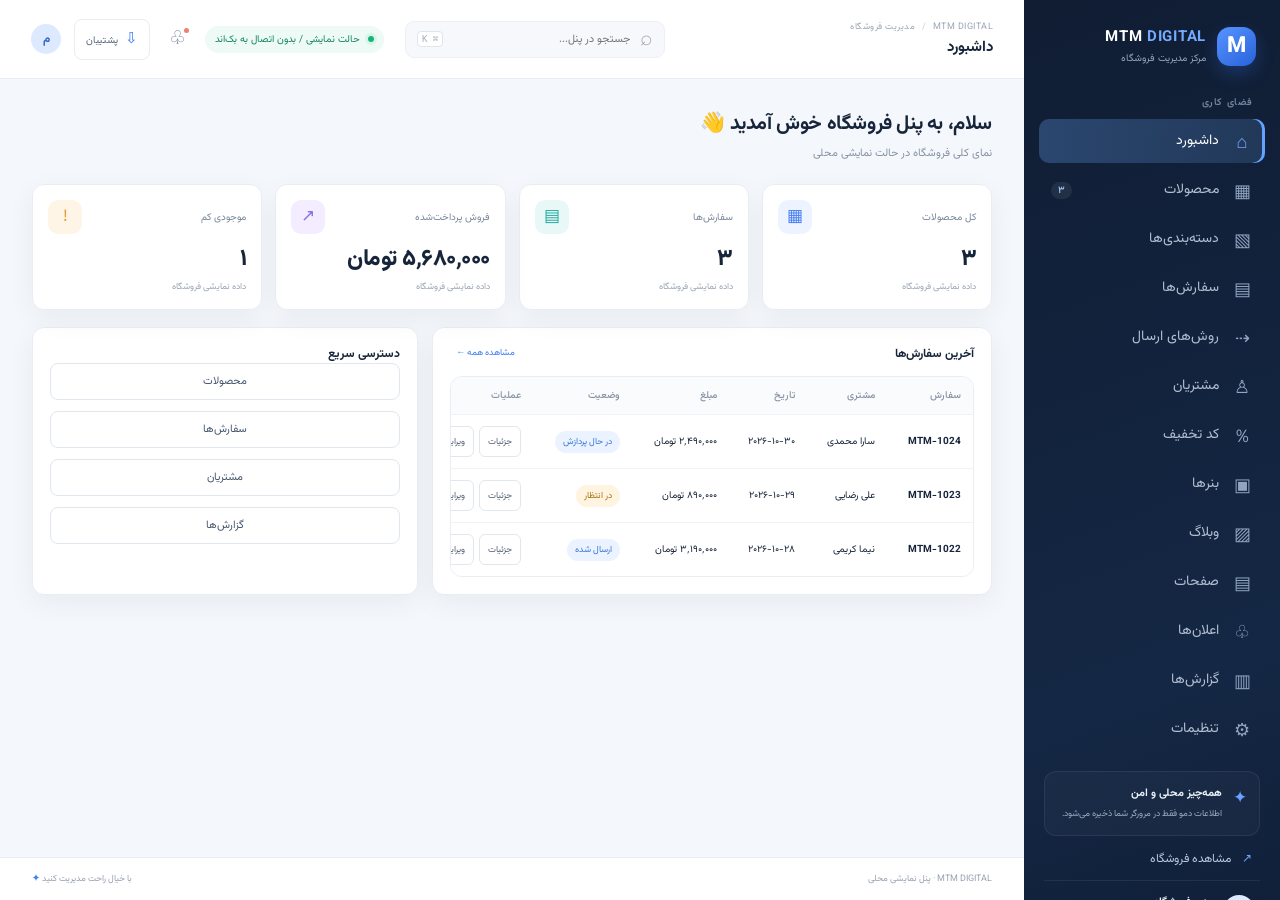
<file: admin.html>
<!doctype html>
<html lang="fa" dir="rtl">
<head><meta charset="utf-8"><meta name="viewport" content="width=device-width,initial-scale=1,viewport-fit=cover"><meta name="theme-color" content="#f4f7fb"><meta name="description" content="پنل مدیریت محلی فروشگاه MTM Digital"><title>پنل مدیریت | MTM Digital</title><link rel="stylesheet" href="admin.css"></head>
<body><div class="drawer-scrim" id="drawerScrim"></div><div class="admin-shell">
<aside class="sidebar" id="sidebar" aria-label="ناوبری پنل"><a class="admin-brand" href="admin.html"><span class="brand-mark">M</span><span><b>MTM <em>DIGITAL</em></b><small>مرکز مدیریت فروشگاه</small></span></a><div class="side-label">فضای کاری</div><nav id="sideNav">
<button class="nav-item active" data-view="dashboard"><i>⌂</i><span>داشبورد</span></button>
<button class="nav-item" data-view="products"><i>▦</i><span>محصولات</span><b class="nav-count" id="productCount">۳</b></button>
<button class="nav-item" data-view="categories"><i>▧</i><span>دسته‌بندی‌ها</span></button>
<button class="nav-item" data-view="orders"><i>▤</i><span>سفارش‌ها</span></button>
<button class="nav-item" data-view="shipping"><i>⇢</i><span>روش‌های ارسال</span></button>
<button class="nav-item" data-view="customers"><i>♙</i><span>مشتریان</span></button>
<button class="nav-item" data-view="coupons"><i>％</i><span>کد تخفیف</span></button>
<button class="nav-item" data-view="banners"><i>▣</i><span>بنرها</span></button>
<button class="nav-item" data-view="blog"><i>▨</i><span>وبلاگ</span></button>
<button class="nav-item" data-view="pages"><i>▤</i><span>صفحات</span></button>
<button class="nav-item" data-view="notifications"><i>♧</i><span>اعلان‌ها</span></button>
<button class="nav-item" data-view="reports"><i>▥</i><span>گزارش‌ها</span></button>
<button class="nav-item" data-view="settings"><i>⚙</i><span>تنظیمات</span></button>
</nav><div class="sidebar-bottom"><div class="help-card"><span class="help-icon">✦</span><b>همه‌چیز محلی و امن</b><small>اطلاعات دمو فقط در مرورگر شما ذخیره می‌شود.</small></div><a class="store-link" href="index.html"><span>↗</span> مشاهده فروشگاه</a><div class="user-mini"><span class="avatar">م</span><span><b>مدیر فروشگاه</b><small>حساب نمایشی</small></span><span class="mini-more">•••</span></div></div></aside>
<main class="admin-main"><header class="topbar"><button id="menuBtn" class="menu-btn" aria-label="باز کردن منو" aria-expanded="false">☰</button><div class="crumb"><small>MTM DIGITAL <span>/</span> مدیریت فروشگاه</small><b id="viewTitle">داشبورد</b></div><div class="top-search"><span>⌕</span><input id="globalSearch" type="search" placeholder="جستجو در پنل..." aria-label="جستجو در پنل"><kbd>⌘ K</kbd></div><div class="top-actions"><span class="demo-pill" title="بدون اتصال به بک‌اند"><i></i> حالت نمایشی / بدون اتصال به بک‌اند</span><button class="icon-btn" id="notificationBtn" aria-label="اعلان‌ها" title="اعلان‌ها">♧<i class="notification-dot"></i></button><button id="exportBtn" class="export-btn"><span>⇩</span> پشتیبان</button><span class="top-avatar">م</span></div></header><div id="view" class="view" tabindex="-1"></div><footer class="admin-footer"><span>MTM DIGITAL · پنل نمایشی محلی</span><span>با خیال راحت مدیریت کنید <b>✦</b></span></footer></main></div>
<dialog id="editor" class="editor" aria-labelledby="editorTitle"><form id="editorForm"><div class="editor-head"><div><span class="eyebrow">مدیریت اطلاعات</span><h2 id="editorTitle">افزودن مورد</h2></div><button type="button" id="closeEditor" class="close-btn" aria-label="بستن پنجره">×</button></div><div id="editorFields" class="editor-fields"></div><div class="editor-actions"><button type="button" id="cancelEditor" class="outline-btn">انصراف</button><button class="primary-btn" type="submit">ذخیره تغییرات <span>←</span></button></div></form></dialog><div id="toast" class="admin-toast" role="status" aria-live="polite"></div><script src="admin.js"></script></body></html>
</file>
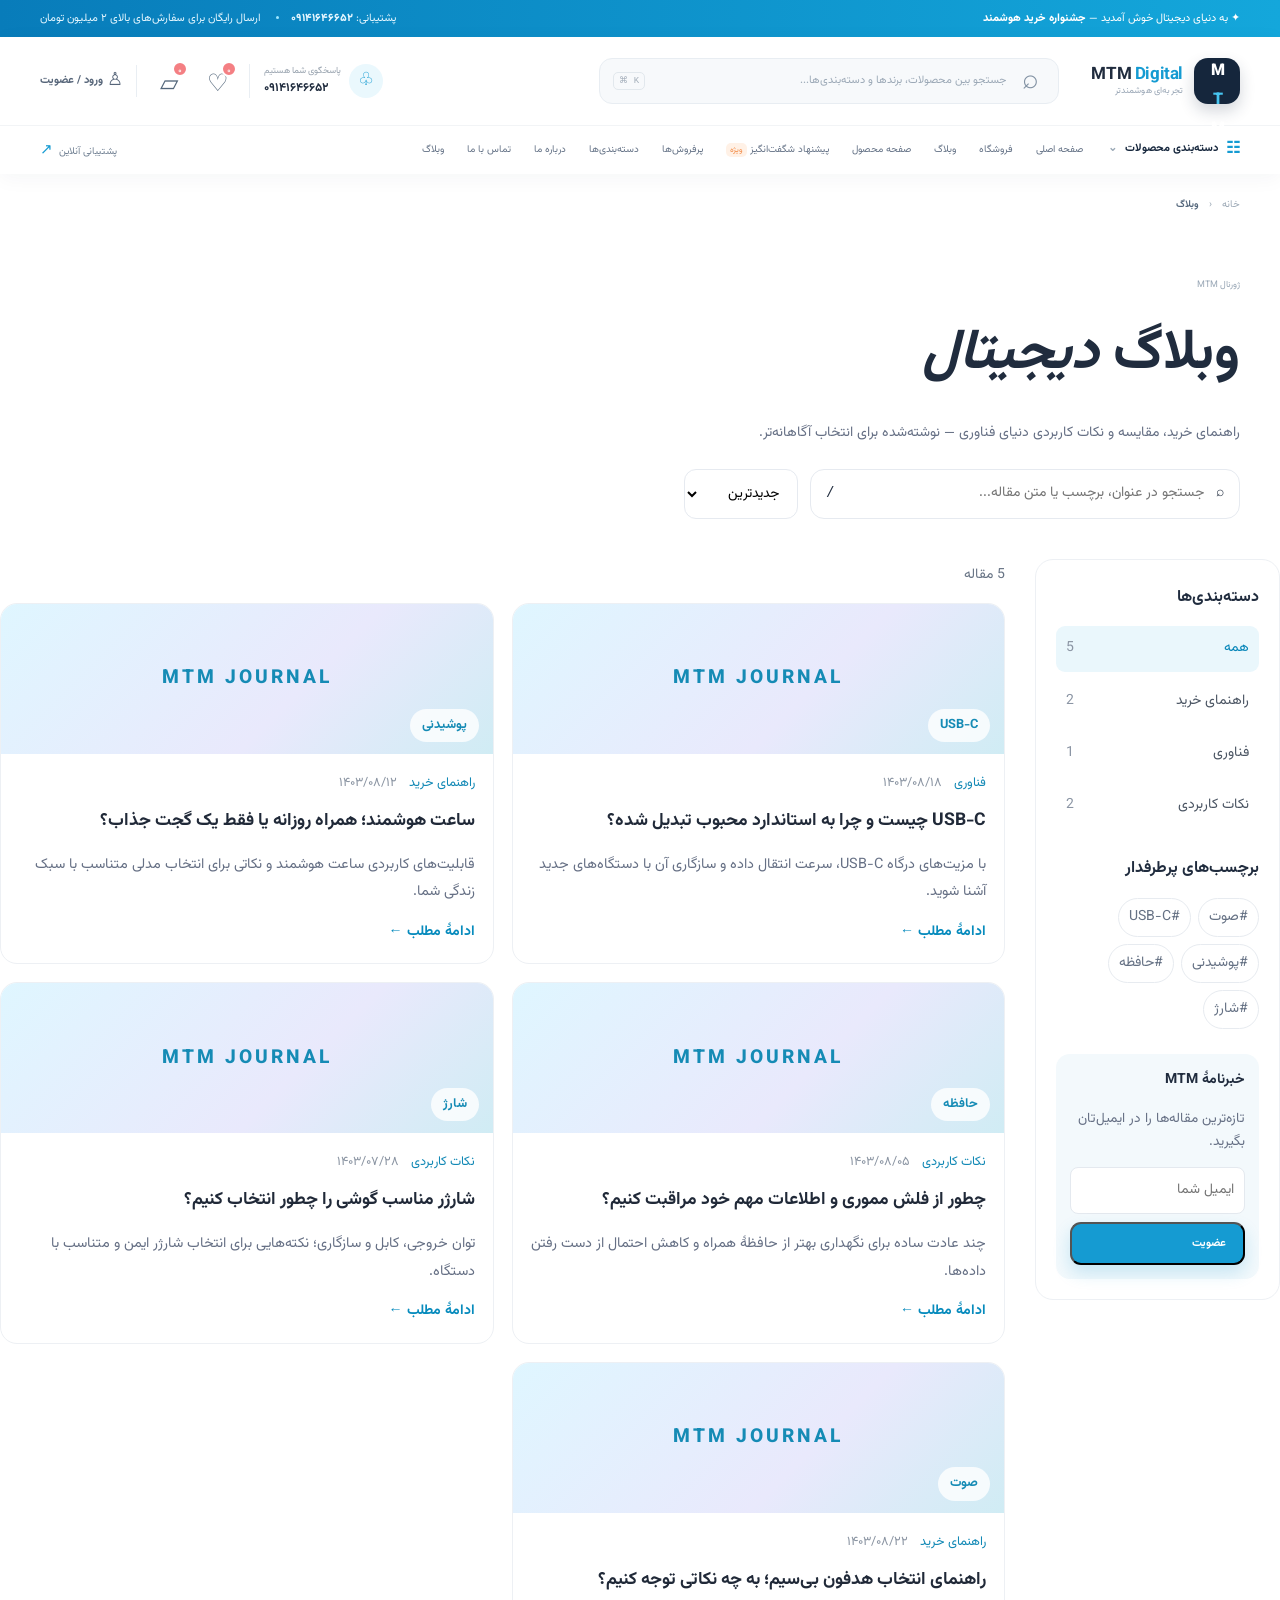
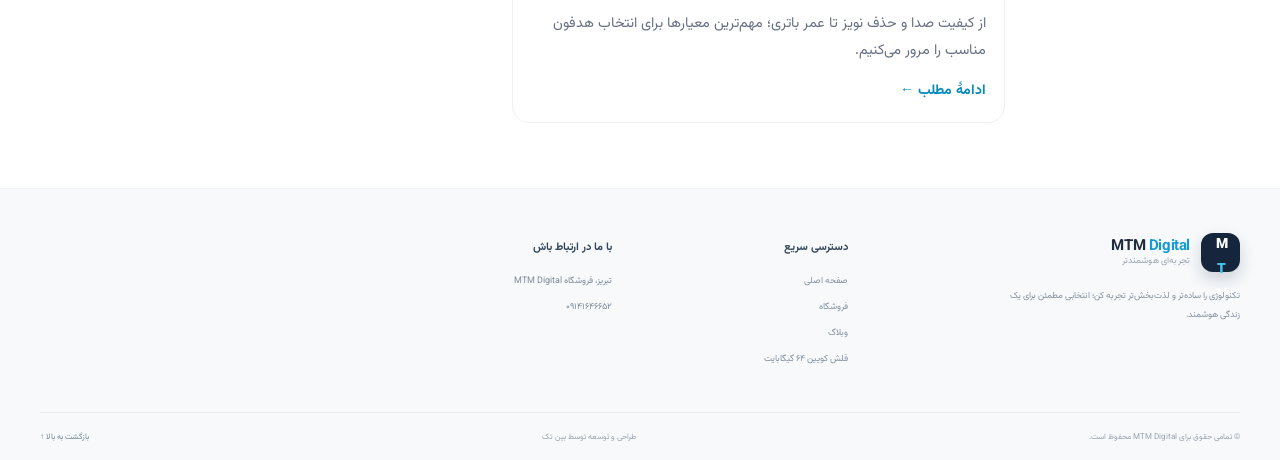
<file: blog.html>
<!doctype html><html lang="fa" dir="rtl"><head><meta charset="utf-8"><meta name="viewport" content="width=device-width,initial-scale=1"><meta name="theme-color" content="#159bd2"><meta name="description" content="وبلاگ MTM Digital: راهنمای خرید گجت، مقایسه و نکات فناوری"><title>وبلاگ | MTM Digital</title><link rel="stylesheet" href="style.css"><link rel="stylesheet" href="blog.css"></head><body><main id="top"><div class="announcement"><div class="wrap announce-inner"><span>✦ به دنیای دیجیتال خوش آمدید — <b>جشنواره خرید هوشمند</b></span><span class="announce-left">پشتیبانی: <a href="tel:09141646652">۰۹۱۴۱۶۴۶۶۵۲</a><i></i> ارسال رایگان برای سفارش‌های بالای ۲ میلیون تومان</span></div></div>
<header class="site-header"><div class="wrap header-main"><a class="brand" href="index.html" aria-label="صفحه نخست"><span class="brand-mark">M<span>T</span>M</span><span class="brand-copy"><b>MTM <em>Digital</em></b><small>تجربه‌ای هوشمندتر</small></span></a><form class="search" action="shop.html" role="search"><button aria-label="جستجو" type="submit">⌕</button><input name="q" id="searchInput" placeholder="جستجو بین محصولات، برندها و دسته‌بندی‌ها..." autocomplete="off"><kbd>⌘ K</kbd></form><div class="header-actions"><a class="phone" href="tel:09141646652"><span class="phone-icon">♧</span><span><small>پاسخگوی شما هستیم</small><b>۰۹۱۴۱۶۴۶۶۵۲</b></span></a><button class="icon-action heart-head" aria-label="علاقه‌مندی‌ها">♡<i class="tiny-count" id="wishCount">۰</i></button><button class="icon-action cart-head" id="cartButton" aria-label="سبد خرید">▱<i class="tiny-count" id="cartCount">۰</i></button><button class="account"><span>♙</span><b>ورود / عضویت</b></button></div><button class="menu-toggle" id="menuToggle" aria-label="باز کردن منو">☰</button></div>
<nav class="nav-bar"><div class="wrap nav-inner"><a class="nav-category" href="#categories"><span>☷</span> دسته‌بندی محصولات <b>⌄</b></a><div class="nav-links" id="navLinks"><a href="index.html">صفحه اصلی</a><a href="shop.html">فروشگاه</a><a href="blog.html">وبلاگ</a><a href="product.html">صفحه محصول</a><a href="#promo">پیشنهاد شگفت‌انگیز <span class="nav-hot">ویژه</span></a><a href="#products">پرفروش‌ها</a><a href="#categories">دسته‌بندی‌ها</a><a href="index.html#footer">درباره ما</a><a href="index.html#footer">تماس با ما</a><a href="blog.html">وبلاگ</a></div><a class="nav-support" href="index.html#footer">پشتیبانی آنلاین <span>↗</span></a></div></nav></header>
<div class="wrap page-content"><nav class="breadcrumbs"><a href="index.html">خانه</a><span>‹</span><b>وبلاگ</b></nav><section class="blog-hero"><span class="section-label">ژورنال MTM</span><h1>وبلاگ <em>دیجیتال</em></h1><p>راهنمای خرید، مقایسه و نکات کاربردی دنیای فناوری — نوشته‌شده برای انتخاب آگاهانه‌تر.</p><div class="blog-toolbar"><label class="blog-search"><span aria-hidden="true">⌕</span><input id="blogSearch" type="search" placeholder="جستجو در عنوان، برچسب یا متن مقاله..." aria-label="جستجوی مقالات"><kbd>/</kbd></label><select id="blogSort" aria-label="ترتیب نمایش"><option value="new">جدیدترین</option><option value="popular">پربازدیدترین</option></select></div></div><div class="blog-layout"><aside class="blog-side"><h2>دسته‌بندی‌ها</h2><div id="blogCats" class="blog-cats" role="group" aria-label="دسته‌بندی مقالات"></div><h2>برچسب‌های پرطرفدار</h2><div id="blogTags" class="blog-tags"></div><div class="newsletter-mini"><b>خبرنامهٔ MTM</b><p>تازه‌ترین مقاله‌ها را در ایمیل‌تان بگیرید.</p><form id="newsForm"><input type="email" required placeholder="ایمیل شما"><button class="btn-primary" type="submit">عضویت</button></form></div></aside><section class="blog-main" aria-live="polite"><div class="blog-meta-row"><span id="blogCount"></span><span id="blogActive"></span></div><div id="blogGrid" class="blog-grid"></div><div id="blogEmpty" class="empty-state" hidden><span>⌕</span><h2>مقاله‌ای پیدا نشد</h2><p>عبارت جستجو یا دسته‌بندی را تغییر دهید.</p><button id="blogReset">پاک کردن فیلترها</button></div></section></div></div></main><footer id="footer"><div class="wrap footer-main"><div class="footer-about"><a class="brand footer-brand" href="index.html"><span class="brand-mark">M<span>T</span>M</span><span class="brand-copy"><b>MTM <em>Digital</em></b><small>تجربه‌ای هوشمندتر</small></span></a><p>تکنولوژی را ساده‌تر و لذت‌بخش‌تر تجربه کن؛ انتخابی مطمئن برای یک زندگی هوشمند.</p></div><div class="footer-col"><h3>دسترسی سریع</h3><a href="index.html">صفحه اصلی</a><a href="shop.html">فروشگاه</a><a href="blog.html">وبلاگ</a><a href="product.html?id=queen-64">فلش کویین ۶۴ گیگابایت</a></div><div class="footer-contact"><h3>با ما در ارتباط باش</h3><p>تبریز، فروشگاه MTM Digital</p><p><a href="tel:09141646652">۰۹۱۴۱۶۴۶۶۵۲</a></p></div></div><div class="wrap footer-bottom"><span>© تمامی حقوق برای MTM Digital محفوظ است.</span><span class="footer-credit">طراحی و توسعه توسط بین تک</span><a href="#top">بازگشت به بالا ↑</a></div></footer>
<dialog id="postDialog" class="post-dialog" aria-labelledby="postTitle"><article id="postBody"></article></dialog><div id="toast" class="toast" role="status" aria-live="polite"></div><script src="store.js"></script><script src="blog.js"></script></body></html>
</file>
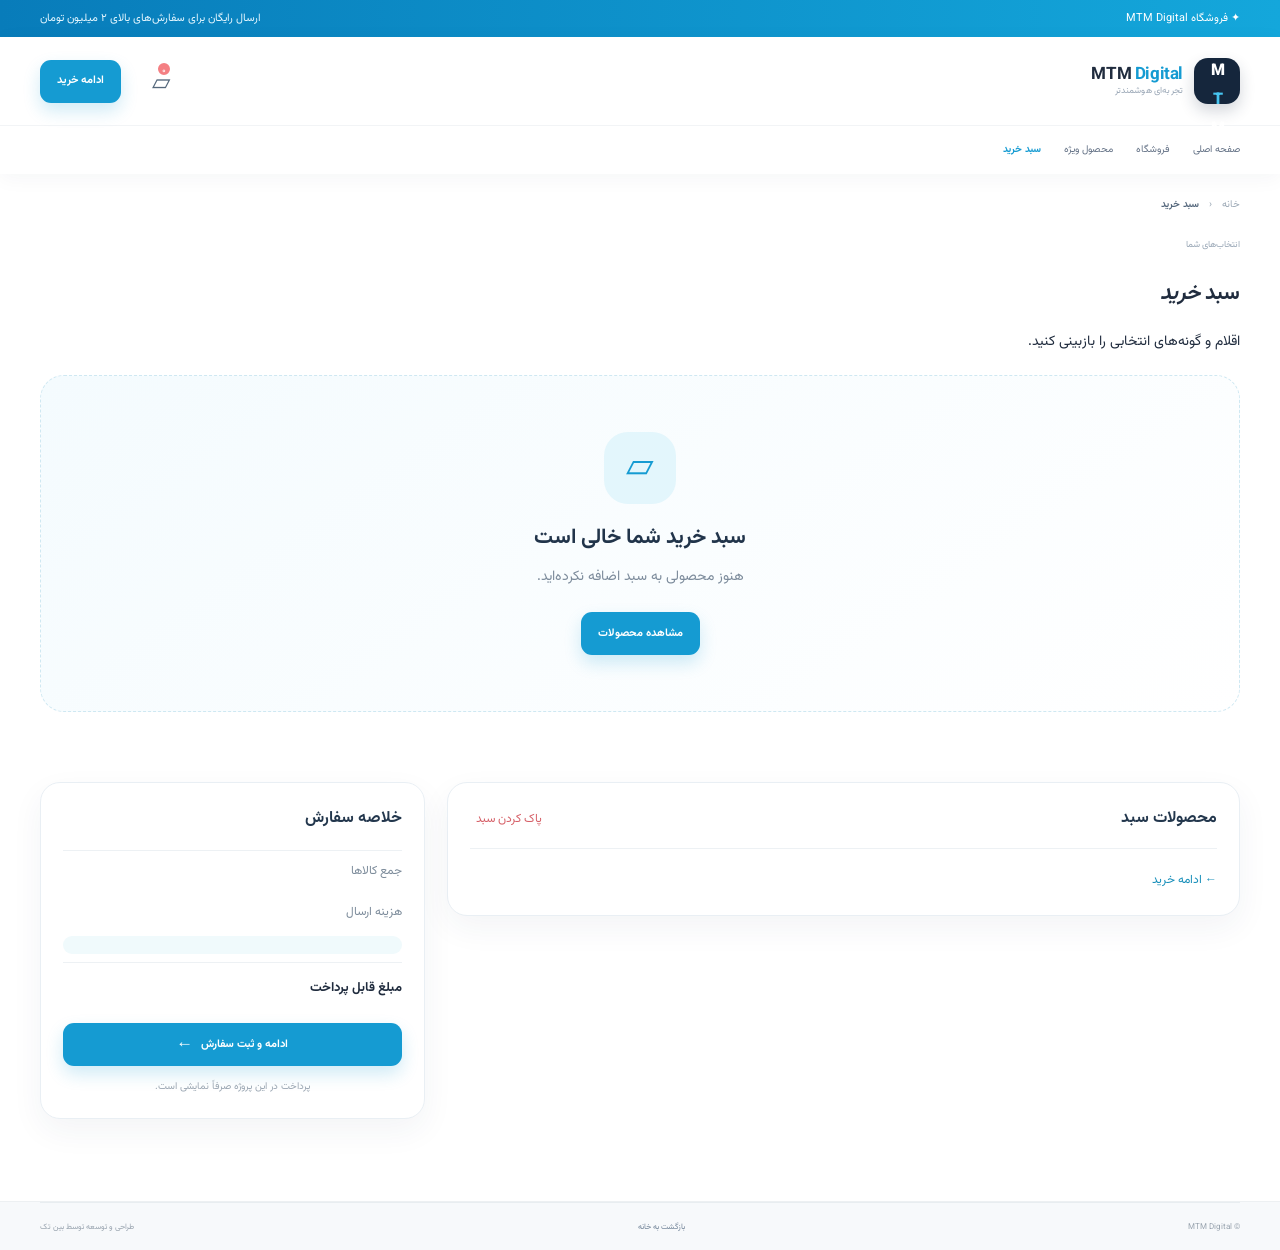
<file: cart.html>
<!doctype html><html lang="fa" dir="rtl"><head><meta charset="utf-8"><meta name="viewport" content="width=device-width,initial-scale=1"><meta name="theme-color" content="#159bd2"><title>سبد خرید | MTM Digital</title><link rel="stylesheet" href="style.css"></head><body><div class="announcement"><div class="wrap announce-inner"><span>✦ فروشگاه MTM Digital</span><span class="announce-left">ارسال رایگان برای سفارش‌های بالای ۲ میلیون تومان</span></div></div><header class="site-header"><div class="wrap header-main"><a class="brand" href="index.html"><span class="brand-mark">M<span>T</span>M</span><span class="brand-copy"><b>MTM <em>Digital</em></b><small>تجربه‌ای هوشمندتر</small></span></a><div class="header-actions"><a class="icon-action cart-head" href="cart.html" aria-label="سبد خرید">▱<i class="tiny-count" id="cartCount">۰</i></a><a class="btn-primary" href="shop.html">ادامه خرید</a></div><button class="menu-toggle" id="menuToggle" aria-label="باز کردن منو">☰</button></div><nav class="nav-bar"><div class="wrap nav-inner"><div class="nav-links" id="navLinks"><a href="index.html">صفحه اصلی</a><a href="shop.html">فروشگاه</a><a href="product.html">محصول ویژه</a><a class="active" href="cart.html">سبد خرید</a></div></div></nav></header><main class="wrap page-content"><nav class="breadcrumbs"><a href="index.html">خانه</a><span>‹</span><b>سبد خرید</b></nav><section class="checkout-heading"><span class="section-label">انتخاب‌های شما</span><h1>سبد <em>خرید</em></h1><p>اقلام و گونه‌های انتخابی را بازبینی کنید.</p></section><section id="cartEmpty" class="cart-empty" hidden><div>▱</div><h2>سبد خرید شما خالی است</h2><p>هنوز محصولی به سبد اضافه نکرده‌اید.</p><a class="btn-primary" href="shop.html">مشاهده محصولات</a></section><div class="cart-layout" id="cartLayout" hidden><section class="cart-list-panel"><div class="cart-list-head"><h2>محصولات سبد</h2><button id="clearCart" class="text-danger">پاک کردن سبد</button></div><div id="cartItems"></div><a class="continue-link" href="shop.html">← ادامه خرید</a></section><aside class="summary-card"><h2>خلاصه سفارش</h2><div class="summary-row"><span>جمع کالاها</span><b id="cartSubtotal"></b></div><div class="summary-row"><span>هزینه ارسال</span><b id="cartShipping"></b></div><p id="shippingHint" class="shipping-hint"></p><div class="summary-total"><span>مبلغ قابل پرداخت</span><b id="cartGrand"></b></div><a class="btn-primary full-width" href="checkout.html">ادامه و ثبت سفارش <span>←</span></a><small class="demo-note">پرداخت در این پروژه صرفاً نمایشی است.</small></aside></div></main><dialog id="clearDialog" class="confirm-dialog"><form method="dialog"><h2>پاک کردن سبد خرید؟</h2><p>همهٔ کالاهای داخل سبد حذف خواهند شد.</p><div><button type="button" id="cancelClear" class="btn-secondary">انصراف</button><button type="button" id="confirmClear" class="btn-danger">بله، پاک شود</button></div></form></dialog><footer id="footer"><div class="wrap footer-bottom"><span>© MTM Digital</span><a href="index.html">بازگشت به خانه</a><span class="footer-credit">طراحی و توسعه توسط بین تک</span></div></footer><div id="toast" class="toast" role="status" aria-live="polite"></div><script src="store.js"></script></body></html>
</file>
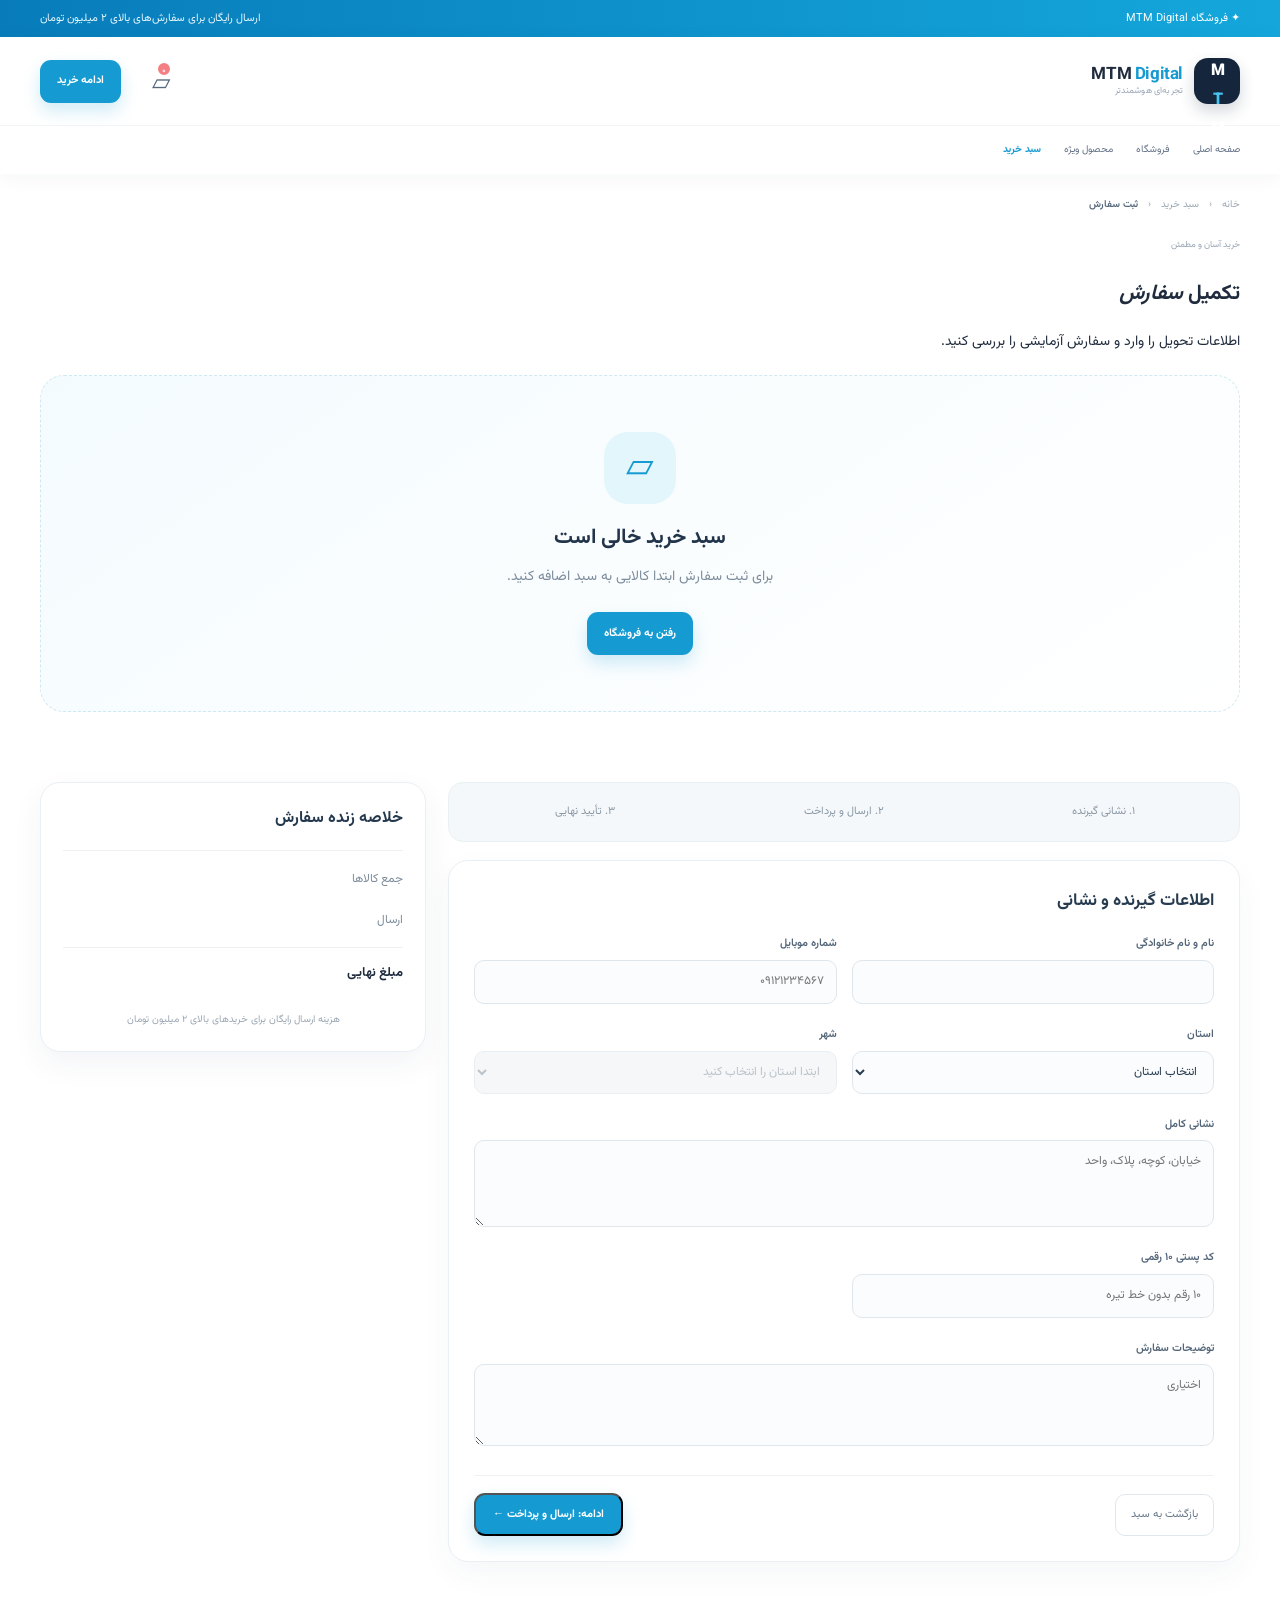
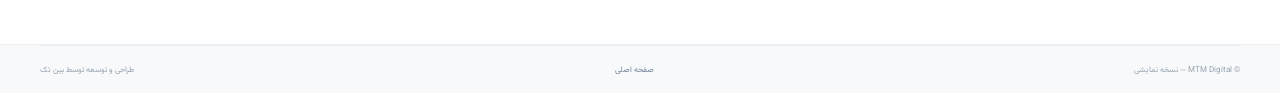
<file: checkout.html>
<!doctype html><html lang="fa" dir="rtl"><head><meta charset="utf-8"><meta name="viewport" content="width=device-width,initial-scale=1"><meta name="theme-color" content="#159bd2"><title>ثبت سفارش | MTM Digital</title><link rel="stylesheet" href="style.css"></head><body><div class="announcement"><div class="wrap announce-inner"><span>✦ فروشگاه MTM Digital</span><span class="announce-left">ارسال رایگان برای سفارش‌های بالای ۲ میلیون تومان</span></div></div><header class="site-header"><div class="wrap header-main"><a class="brand" href="index.html"><span class="brand-mark">M<span>T</span>M</span><span class="brand-copy"><b>MTM <em>Digital</em></b><small>تجربه‌ای هوشمندتر</small></span></a><div class="header-actions"><a class="icon-action cart-head" href="cart.html" aria-label="سبد خرید">▱<i class="tiny-count" id="cartCount">۰</i></a><a class="btn-primary" href="shop.html">ادامه خرید</a></div><button class="menu-toggle" id="menuToggle" aria-label="باز کردن منو">☰</button></div><nav class="nav-bar"><div class="wrap nav-inner"><div class="nav-links" id="navLinks"><a href="index.html">صفحه اصلی</a><a href="shop.html">فروشگاه</a><a href="product.html">محصول ویژه</a><a class="active" href="cart.html">سبد خرید</a></div></div></nav></header><main class="wrap page-content"><nav class="breadcrumbs"><a href="index.html">خانه</a><span>‹</span><a href="cart.html">سبد خرید</a><span>‹</span><b>ثبت سفارش</b></nav><section class="checkout-heading"><span class="section-label">خرید آسان و مطمئن</span><h1>تکمیل <em>سفارش</em></h1><p>اطلاعات تحویل را وارد و سفارش آزمایشی را بررسی کنید.</p></section><div id="emptyCheckout" class="cart-empty" hidden><div>▱</div><h2>سبد خرید خالی است</h2><p>برای ثبت سفارش ابتدا کالایی به سبد اضافه کنید.</p><a class="btn-primary" href="shop.html">رفتن به فروشگاه</a></div><div id="checkoutApp" class="checkout-layout" hidden><div class="checkout-main"><ol class="stepper" aria-label="مراحل سفارش"><li data-step-label="1">۱. نشانی گیرنده</li><li data-step-label="2">۲. ارسال و پرداخت</li><li data-step-label="3">۳. تأیید نهایی</li></ol><div id="checkoutError" class="form-alert" role="alert" hidden></div><form id="addressForm" novalidate><section class="step-panel" data-panel="1"><h2>اطلاعات گیرنده و نشانی</h2><div class="form-grid"><label>نام و نام خانوادگی <input id="fullName" autocomplete="name" required maxlength="80"><small class="field-error"></small></label><label>شماره موبایل <input id="mobile" inputmode="tel" autocomplete="tel" placeholder="۰۹۱۲۱۲۳۴۵۶۷" required><small class="field-error"></small></label><label>استان <select id="province" required><option value="">انتخاب استان</option></select><small class="field-error"></small></label><label>شهر <select id="city" required disabled><option value="">ابتدا استان را انتخاب کنید</option></select><input id="otherCity" class="other-city" placeholder="نام شهر" maxlength="60" hidden><small class="field-error"></small></label><label class="span-2">نشانی کامل <textarea id="address" rows="3" required maxlength="400" placeholder="خیابان، کوچه، پلاک، واحد"></textarea><small class="field-error"></small></label><label>کد پستی ۱۰ رقمی <input id="postal" inputmode="numeric" maxlength="10" placeholder="۱۰ رقم بدون خط تیره" required><small class="field-error"></small></label><label class="span-2">توضیحات سفارش <textarea id="notes" rows="2" maxlength="300" placeholder="اختیاری"></textarea><small class="field-error"></small></label></div><div class="form-actions"><a class="btn-secondary" href="cart.html">بازگشت به سبد</a><button class="btn-primary" type="button" id="toShipping">ادامه: ارسال و پرداخت ←</button></div></section><section class="step-panel" data-panel="2" hidden><h2>روش ارسال و پرداخت</h2><p class="muted-copy">هزینه ارسال برای همه روش‌ها یکسان است؛ سفارش بالای ۲ میلیون تومان رایگان ارسال می‌شود.</p><fieldset class="option-list"><legend>روش ارسال</legend><label><input type="radio" name="shipping" value="standard" checked><span><b>ارسال استاندارد</b><small>تحویل تخمینی ۲ تا ۵ روز کاری</small></span><strong id="shipPrice">—</strong></label><label><input type="radio" name="shipping" value="express"><span><b>ارسال سریع</b><small>تحویل تخمینی ۱ تا ۳ روز کاری</small></span><strong id="expressPrice">—</strong></label></fieldset><fieldset class="option-list"><legend>روش پرداخت</legend><label><input type="radio" name="payment" value="demo" checked><span><b>پرداخت آزمایشی هنگام ثبت</b><small>دمو فرانت‌اند؛ پرداخت واقعی انجام نمی‌شود و اطلاعات کارت درخواست نمی‌شود.</small></span></label></fieldset><div class="form-actions"><button type="button" class="btn-secondary" data-back="1">مرحله قبل</button><button type="button" class="btn-primary" id="toReview">ادامه: بازبینی سفارش ←</button></div></section><section class="step-panel" data-panel="3" hidden><h2>بازبینی و ثبت سفارش آزمایشی</h2><div id="addressReview" class="address-review"></div><div id="itemsReview" class="review-items"></div><div class="review-total"><span>مبلغ نهایی</span><b id="reviewTotal"></b></div><p class="demo-notice">این فروشگاه نمونهٔ فرانت‌اند است. دکمهٔ ثبت سفارش، پرداخت واقعی انجام نمی‌دهد.</p><div class="form-actions"><button type="button" class="btn-secondary" data-back="2">ویرایش اطلاعات</button><button type="button" class="btn-primary" id="submitOrder">ثبت سفارش آزمایشی</button></div></section></form><section id="successPanel" class="success-panel" hidden aria-live="polite"></section></div><aside class="summary-card checkout-summary"><h2>خلاصه زنده سفارش</h2><div id="liveItems"></div><div class="summary-row"><span>جمع کالاها</span><b id="liveSubtotal"></b></div><div class="summary-row"><span>ارسال</span><b id="liveShipping"></b></div><div class="summary-total"><span>مبلغ نهایی</span><b id="liveTotal"></b></div><small class="demo-note">هزینه ارسال رایگان برای خریدهای بالای ۲ میلیون تومان</small></aside></div></main><footer><div class="wrap footer-bottom"><span>© MTM Digital — نسخه نمایشی</span><a href="index.html">صفحه اصلی</a><span class="footer-credit">طراحی و توسعه توسط بین تک</span></div></footer><div id="toast" class="toast" role="status" aria-live="polite"></div><script src="store.js"></script><script src="checkout.js"></script></body></html>
</file>
<file: admin.css>
@import url('https://fonts.googleapis.com/css2?family=Vazirmatn:wght@400;500;600;700;800&display=swap');
:root{--navy:#101e35;--navy2:#182b49;--blue:#3978f6;--cyan:#31b8d5;--ink:#17253a;--muted:#8390a3;--line:#e8edf4;--bg:#f4f7fb;--green:#16a879;--shadow:0 8px 28px rgba(26,48,79,.055)}*{box-sizing:border-box}html{min-width:320px;overflow-x:hidden}body{margin:0;background:var(--bg);color:var(--ink);font-family:Vazirmatn,Tahoma,sans-serif;font-size:14px;overflow-x:hidden}button,input,select,textarea{font:inherit}button{color:inherit}.admin-shell{min-height:100vh}.sidebar{position:fixed;right:0;top:0;bottom:0;width:256px;background:linear-gradient(160deg,#101d33,#142744 74%,#102039);color:#eaf1fa;padding:24px 15px 14px;display:flex;flex-direction:column;z-index:20;overflow-y:auto}.admin-brand{display:flex;align-items:center;gap:11px;text-decoration:none;color:#fff;padding:2px 9px 29px}.brand-mark{height:39px;width:39px;border-radius:13px;background:linear-gradient(140deg,#5794ff,#2962db);display:grid;place-items:center;font-weight:800;font-size:22px;box-shadow:0 7px 18px #3978f644}.admin-brand b{display:block;letter-spacing:.7px;font-size:15px}.admin-brand em{color:#75abff;font-style:normal}.admin-brand small{display:block;color:#95a7c0;font-size:10px;margin-top:2px}.side-label{color:#7386a2;font-weight:600;font-size:10px;padding:0 12px 9px;letter-spacing:.6px}.sidebar nav{display:grid;gap:5px}.nav-item{width:100%;border:0;background:transparent;color:#b2bfd2;text-align:right;padding:11px 12px;border-radius:10px;cursor:pointer;display:flex;align-items:center;gap:12px;transition:.2s}.nav-item i{font-style:normal;width:22px;height:22px;display:grid;place-items:center;font-size:18px;color:#91a5c2}.nav-item span{flex:1}.nav-item:hover{background:#ffffff0c;color:#fff}.nav-item.active{background:linear-gradient(100deg,#2b4770,#213858);color:#fff;box-shadow:inset -3px 0 #63a2ff}.nav-item.active i{color:#78aaff}.nav-count{font-weight:500;color:#a7c7ff;background:#ffffff13;font-size:10px;border-radius:20px;padding:1px 7px}.side-label-lower{margin-top:21px}.sidebar-bottom{margin-top:auto;padding:20px 5px 0}.help-card{display:grid;position:relative;padding:13px 37px 13px 10px;border:1px solid #ffffff12;background:#ffffff08;border-radius:12px;gap:4px}.help-card b{font-size:11px}.help-card small{font-size:9px;color:#9aacbf;line-height:1.8}.help-icon{position:absolute;right:12px;top:14px;color:#6aa2ff;font-size:17px}.store-link{margin:14px 8px 12px;display:block;text-decoration:none;color:#b9c9df;font-size:12px}.store-link span{color:#75a6fd;margin-left:8px}.user-mini{border-top:1px solid #ffffff12;padding:13px 5px 1px;display:flex;align-items:center;gap:9px}.avatar,.top-avatar{background:#dce9ff;color:#3266c7;border-radius:50%;width:32px;height:32px;display:grid;place-items:center;font-weight:700}.user-mini b,.user-mini small{display:block}.user-mini b{font-size:11px}.user-mini small{color:#92a4bc;font-size:9px;margin-top:2px}.mini-more{margin-right:auto;letter-spacing:2px;color:#91a3ba}.admin-main{margin-right:256px;min-height:100vh;display:flex;flex-direction:column;min-width:0}.topbar{height:79px;background:#fff;border-bottom:1px solid var(--line);display:flex;align-items:center;padding:0 31px;gap:21px;position:sticky;top:0;z-index:10}.crumb{display:grid;gap:2px;min-width:170px}.crumb small{color:#9aa5b5;font-size:9px;letter-spacing:.5px}.crumb small span{color:#c4ccd8;padding:0 4px}.crumb b{font-size:15px}.top-search{margin-right:auto;background:#f6f8fb;border:1px solid #edf0f5;border-radius:9px;display:flex;align-items:center;gap:8px;padding:0 11px;width:min(260px,27vw);height:37px;color:#a2adbc}.top-search>span{font-size:21px}.top-search input{width:100%;min-width:0;border:0;outline:0;background:transparent;font-size:11px;color:var(--ink)}.top-search kbd{font-size:9px;white-space:nowrap;border:1px solid #e0e5ed;background:white;border-radius:4px;padding:2px 4px}.top-actions{display:flex;align-items:center;gap:13px}.demo-pill{background:#edfaf5;color:#16855e;font-size:10px;padding:6px 10px;border-radius:20px;white-space:nowrap}.demo-pill i{display:inline-block;width:6px;height:6px;border-radius:100%;background:#19b47d;margin-left:5px;box-shadow:0 0 0 3px #d8f5e8}.icon-btn{position:relative;border:0;background:transparent;color:#728097;font-size:19px;cursor:pointer}.notification-dot{position:absolute;right:3px;top:4px;width:5px;height:5px;background:#f07f70;border-radius:50%}.export-btn{border:1px solid var(--line);background:#fff;border-radius:8px;padding:8px 11px;color:#56647a;cursor:pointer;font-size:10px;white-space:nowrap}.export-btn span{font-size:15px;color:var(--blue);margin-left:4px}.top-avatar{width:30px;height:30px;font-size:12px;flex:none}.menu-btn{display:none}.view{padding:29px 32px 45px;flex:1;min-width:0;width:100%}.page-heading{display:flex;justify-content:space-between;align-items:center;margin-bottom:22px;gap:14px}.page-heading h1{font-size:20px;margin:0;font-weight:700;letter-spacing:-.4px}.page-heading p{margin:5px 0 0;color:#8692a4;font-size:11px}.heading-tools{display:flex;align-items:center;gap:8px}.heading-date{color:#8390a3;font-size:10px;border:1px solid var(--line);background:white;border-radius:8px;padding:8px 10px}.primary-btn,.outline-btn,.danger-btn{font:inherit;border-radius:8px;padding:9px 14px;cursor:pointer;transition:.18s;font-size:11px}.primary-btn{background:var(--blue);color:#fff;border:1px solid var(--blue);box-shadow:0 4px 11px #3978f629}.primary-btn:hover{background:#2868e3;transform:translateY(-1px)}.outline-btn{border:1px solid #e1e7ef;background:#fff;color:#47566c}.danger-btn{border:1px solid #fee4e2;background:#fff7f6;color:#c43226;padding:6px 9px}.stats-grid{display:grid;grid-template-columns:repeat(4,minmax(0,1fr));gap:13px;margin-bottom:17px}.stat-card,.panel-card,.table-wrap,.settings-card{background:#fff;border:1px solid var(--line);border-radius:12px;box-shadow:var(--shadow)}.stat-card{padding:15px;min-height:112px;position:relative;overflow:hidden}.stat-top{display:flex;align-items:center;justify-content:space-between;color:#77859a;font-size:10px}.stat-icon{height:34px;width:34px;border-radius:10px;background:#eef4ff;color:#427cef;display:grid;place-items:center;font-size:17px}.stat-icon.teal{background:#e8f8f7;color:#1ca99c}.stat-icon.amber{background:#fff5e6;color:#e1a137}.stat-icon.violet{background:#f3edff;color:#8e6be4}.stat-number{font-size:23px;font-weight:800;margin-top:7px;letter-spacing:-.5px}.stat-bottom{font-size:9px;color:#99a4b3;margin-top:3px}.trend{color:#13a776;font-weight:600;margin-left:4px}.dash-layout{display:grid;grid-template-columns:minmax(0,1.7fr) minmax(250px,1fr);gap:14px;margin-bottom:14px}.panel-card{padding:17px;min-width:0}.panel-head{display:flex;align-items:flex-start;justify-content:space-between;gap:10px;margin-bottom:13px}.panel-head h2,.panel-card>h2{font-size:12px;margin:0;font-weight:700}.panel-head p{font-size:9px;color:#9aa5b3;margin:4px 0 0}.chart-total{font-weight:700;font-size:14px}.chart-total small{display:block;text-align:left;color:#13a776;font-size:9px;font-weight:500}.chart-legend{font-size:9px;color:#8d99aa;display:flex;align-items:center;gap:6px}.chart-legend i{width:7px;height:7px;background:#3978f6;border-radius:50%;display:inline-block}.sales-chart{height:182px;width:100%;display:block;overflow:visible}.chart-grid{stroke:#edf1f6;stroke-width:1}.chart-area{fill:url(#areaFill)}.chart-line{fill:none;stroke:#3978f6;stroke-width:3;stroke-linecap:round;stroke-linejoin:round}.chart-dot{fill:#fff;stroke:#3978f6;stroke-width:2}.chart-label{fill:#9aa5b5;font:10px Vazirmatn,Tahoma,sans-serif}.sales-chart-wrap{position:relative}.chart-tooltip{position:absolute;display:none;pointer-events:none;background:#152844;color:#fff;border-radius:6px;padding:5px 8px;font-size:9px;transform:translate(-50%,-110%);white-space:nowrap}.side-metrics{display:grid;gap:11px}.metric-line{display:flex;align-items:center;gap:10px}.metric-icon{width:32px;height:32px;border-radius:9px;background:#f2f6fc;display:grid;place-items:center;color:#5983ca}.metric-line div:nth-child(2){flex:1}.metric-line b,.metric-line small{display:block}.metric-line b{font-size:10px}.metric-line small{color:#9ba6b4;font-size:9px;margin-top:3px}.metric-line strong{font-size:12px}.progress{height:5px;background:#f0f3f7;border-radius:10px;margin:6px 0 2px;overflow:hidden}.progress i{height:100%;display:block;border-radius:10px;background:linear-gradient(90deg,#58a3fb,#3978f6)}.dashboard-bottom{display:grid;grid-template-columns:minmax(0,1.45fr) minmax(245px,1fr);gap:14px}.link-btn{background:transparent;color:#3978f6;border:0;font-size:9px;cursor:pointer}.table-wrap{overflow:auto;box-shadow:none}.data-table{width:100%;border-collapse:collapse;min-width:620px}.data-table th,.data-table td{padding:11px 12px;border-bottom:1px solid #f0f2f6;text-align:right;font-size:10px;white-space:nowrap}.data-table th{color:#8793a5;font-weight:500;background:#fafbfd}.data-table tr:last-child td{border-bottom:0}.item-main{font-weight:600;color:#26364e}.item-sub{display:block;color:#9ba5b3;font-size:9px;margin-top:3px}.badge{display:inline-flex;align-items:center;gap:4px;border-radius:20px;padding:4px 8px;font-size:9px;background:#eef3f7;color:#586579}.badge.success{background:#e9f8f1;color:#158558}.badge.warn{background:#fff4df;color:#ab7212}.badge.info{background:#eaf3ff;color:#3978d6}.badge.danger{background:#fff0ee;color:#bd5146}.row-actions{display:flex;gap:5px}.tiny-btn{border:1px solid #e2e7ec;background:#fff;border-radius:6px;padding:5px 8px;font-size:9px;cursor:pointer;color:#526075}.tiny-btn:hover{border-color:#9acfe2;color:#0784b4}.empty-row{text-align:center!important;color:#8994a4;padding:25px!important}.product-cell{display:flex;align-items:center;gap:9px}.product-thumb{height:34px;width:34px;border-radius:8px;background:#f2f5f9;object-fit:cover;flex:none}.toolbar{display:flex;gap:9px;align-items:center;margin-bottom:12px}.toolbar input,.toolbar select{height:37px;border:1px solid #e2e7ed;border-radius:8px;padding:0 11px;font-size:11px;background:#fff;min-width:0}.toolbar input{width:min(280px,100%)}.toolbar .spacer{flex:1}.toolbar-note{font-size:10px;color:#8e9aab}.settings-grid{display:grid;grid-template-columns:repeat(2,minmax(0,1fr));gap:14px}.settings-card{padding:19px}.settings-card h2{font-size:13px;margin:0 0 10px}.settings-card p{color:#7f8c9e;font-size:11px;line-height:1.9;margin:6px 0 14px}.settings-card .toolbar{flex-wrap:wrap}.settings-card .toolbar input{flex:1}.settings-state{padding:13px;border-radius:9px;background:#eef9f4;color:#16855e;font-size:11px}.settings-state b{display:block;margin-bottom:4px}.field{display:grid;gap:6px;min-width:0}.field.wide{grid-column:1/-1}.field label{color:#64738a;font-size:10px}.field input,.field select,.field textarea{width:100%;border:1px solid #e1e6ec;border-radius:8px;padding:9px 10px;font-size:11px;background:#fff;color:#344054;outline:none}.field input:focus,.field textarea:focus,.field select:focus{border-color:#7ca6fa;box-shadow:0 0 0 3px #3978f618}.field textarea{min-height:75px;resize:vertical}.check-field{display:flex;align-items:center;gap:8px;padding:7px}.editor{border:0;border-radius:16px;width:min(610px,calc(100% - 24px));max-height:90vh;padding:0;box-shadow:0 25px 80px #0e1b2b3b;color:var(--ink)}.editor::backdrop{background:#10203999;backdrop-filter:blur(3px)}.editor form{padding:22px;max-height:90vh;overflow:auto}.editor-head{display:flex;justify-content:space-between;align-items:center;margin-bottom:16px}.editor-head h2{margin:2px 0 0;font-size:17px}.eyebrow{color:#8895a8;font-size:9px}.close-btn{background:#f3f5f8;border:0;border-radius:9px;height:32px;width:32px;font-size:21px;cursor:pointer;color:#748198}.editor-fields{display:grid;grid-template-columns:1fr 1fr;gap:12px}.editor-fields .field.wide{grid-column:1/-1}.editor-actions{display:flex;justify-content:flex-start;gap:9px;margin-top:18px;border-top:1px solid var(--line);padding-top:15px}.primary-btn span{margin-right:7px}.image-picker{border:1px dashed #cbd6e5;border-radius:11px;background:#f8fafd;padding:13px;display:flex;align-items:center;gap:12px;flex-wrap:wrap}.image-preview{height:70px;width:70px;object-fit:cover;border-radius:10px;background:#e9eef5;border:1px solid #e1e7ef}.image-picker-copy{flex:1;min-width:140px}.image-picker-copy b,.image-picker-copy small{display:block}.image-picker-copy b{font-size:11px}.image-picker-copy small,.helper-text{font-size:9px;color:#8b98aa;line-height:1.8}.image-picker input[type=file]{width:min(230px,100%);font-size:10px}.remove-image{border:0;background:transparent;color:#c34d4d;cursor:pointer;font-size:10px}.image-helper{grid-column:1/-1;margin-top:-5px}.admin-footer{display:flex;justify-content:space-between;padding:14px 32px;color:#98a2b1;font-size:9px;border-top:1px solid var(--line);background:#fff}.admin-footer b{color:#4382ed}.admin-toast{position:fixed;bottom:20px;left:20px;background:#152844;color:#fff;padding:11px 16px;border-radius:9px;opacity:0;transform:translateY(10px);transition:.2s;z-index:50;pointer-events:none;font-size:11px;box-shadow:0 8px 30px #15284440}.admin-toast.show{opacity:1;transform:none}.muted{color:#8994a4}.drawer-scrim{display:none}.dashboard-note{font-size:9px;color:#9aa5b5;margin-top:10px}.quick-links{display:grid;grid-template-columns:repeat(2,1fr);gap:8px}.quick-link{padding:11px;border:1px solid var(--line);border-radius:9px;background:#fff;text-align:right;cursor:pointer}.quick-link b,.quick-link small{display:block}.quick-link b{font-size:10px}.quick-link small{font-size:9px;color:#8c98a9;margin-top:3px}
@media(min-width:1400px){.view{padding-right:42px;padding-left:42px}.stats-grid{gap:16px}.panel-card{padding:20px}}
@media(max-width:1100px){.topbar{padding:0 20px;gap:13px}.view{padding:24px 20px 38px}.stats-grid{grid-template-columns:repeat(4,minmax(0,1fr));gap:9px}.stat-card{padding:12px}.stat-number{font-size:20px}.dash-layout{grid-template-columns:minmax(0,1.4fr) minmax(220px,1fr)}.dashboard-bottom{grid-template-columns:1fr}.top-search{width:min(220px,22vw)}}
@media(max-width:760px){.sidebar{transform:translateX(105%);transition:transform .25s ease;box-shadow:-10px 0 35px #10203928}.sidebar.open{transform:translateX(0)}.drawer-scrim.show{display:block;position:fixed;inset:0;background:#1020397a;z-index:19}.admin-main{margin-right:0}.menu-btn{display:grid;place-items:center;border:0;background:#f0f4fa;border-radius:9px;width:35px;height:35px;font-size:17px;cursor:pointer;flex:none}.topbar{height:66px;padding:0 13px;gap:10px}.crumb{min-width:0}.crumb small{font-size:8px}.crumb b{font-size:13px}.top-search{display:none}.top-actions{margin-right:auto;gap:8px}.demo-pill{font-size:9px;padding:6px 8px}.export-btn{font-size:0;padding:7px 9px}.export-btn span{font-size:16px;margin:0}.icon-btn{font-size:17px}.top-avatar{width:27px;height:27px}.view{padding:21px 14px 32px}.page-heading{align-items:flex-start;margin-bottom:16px}.page-heading h1{font-size:17px}.page-heading p{font-size:10px;line-height:1.8}.page-heading>.primary-btn{white-space:nowrap;padding:9px 10px;font-size:10px}.heading-date{display:none}.stats-grid{grid-template-columns:repeat(2,minmax(0,1fr));gap:9px;margin-bottom:12px}.stat-card{min-height:100px;padding:12px}.stat-icon{height:29px;width:29px;font-size:14px}.stat-top{font-size:9px}.stat-number{font-size:20px;margin-top:7px}.stat-bottom{font-size:8px}.dash-layout,.dashboard-bottom{grid-template-columns:1fr;gap:11px;margin-bottom:11px}.panel-card{padding:14px}.sales-chart{height:160px}.side-metrics{grid-template-columns:repeat(2,minmax(0,1fr));gap:12px}.metric-line{gap:7px}.metric-icon{width:28px;height:28px}.metric-line b{font-size:9px}.metric-line strong{font-size:10px}.admin-footer{padding:12px 14px;font-size:8px}.toolbar{flex-wrap:wrap}.toolbar input{flex:1;width:auto}.toolbar-note{order:3;width:100%}.settings-grid{grid-template-columns:1fr}.editor-fields{grid-template-columns:1fr}.editor-fields .field.wide{grid-column:auto}.image-helper{grid-column:auto}}
@media(max-width:390px){.topbar{gap:7px;padding:0 10px}.crumb small{font-size:7px}.crumb b{font-size:12px}.top-actions{gap:6px}.demo-pill{font-size:8px;padding:5px 6px}.view{padding-right:11px;padding-left:11px}.page-heading h1{font-size:16px}.stat-card{padding:10px}.panel-card{padding:12px}.dashboard-bottom .data-table{min-width:560px}}
</file>
<file: style.css>
@import url('https://fonts.googleapis.com/css2?family=Vazirmatn:wght@300;400;500;600;700;800;900&display=swap');
:root{--blue:#159bd2;--blue2:#087bb7;--navy:#15263c;--ink:#202c3e;--muted:#8190a2;--line:#e9eef3;--bg:#f6f9fc;--white:#fff;--radius:20px;--shadow:0 13px 36px rgba(28,59,92,.08)}*{box-sizing:border-box}html{scroll-behavior:smooth;scroll-padding-top:120px}body{margin:0;background:#fff;color:var(--ink);font-family:'Vazirmatn',Tahoma,Arial,sans-serif;font-size:14px;line-height:1.8}body::-webkit-scrollbar{width:9px}body::-webkit-scrollbar-thumb{background:#a8d7eb;border-radius:12px;border:2px solid #f6f9fc}body::-webkit-scrollbar-track{background:#f6f9fc}button,input{font:inherit}button,a{-webkit-tap-highlight-color:transparent}a{color:inherit;text-decoration:none}.wrap{width:min(1200px,calc(100% - 48px));margin-inline:auto}.announcement{background:linear-gradient(90deg,#087cba,#14a7db);color:#fff;font-size:11px}.announce-inner{height:37px;display:flex;align-items:center;justify-content:space-between}.announcement b{font-weight:800}.announcement a{font-weight:800;direction:ltr;display:inline-block}.announce-left{color:#e6f7ff}.announce-left i{display:inline-block;width:3px;height:3px;background:#9ee7ff;border-radius:50%;margin-inline:12px;vertical-align:middle}.site-header{position:sticky;top:0;z-index:20;background:rgba(255,255,255,.96);backdrop-filter:blur(18px);box-shadow:0 4px 20px rgba(29,54,80,.045)}.header-main{height:88px;display:flex;align-items:center;gap:32px}.brand{display:flex;align-items:center;gap:11px;flex-shrink:0}.brand-mark{width:46px;height:46px;display:grid;place-items:center;background:var(--navy);color:white;border-radius:14px;font-size:16px;font-weight:900;letter-spacing:-2px;direction:ltr;box-shadow:0 7px 15px #18294330}.brand-mark span{color:#46c4f0}.brand-copy{display:flex;flex-direction:column;line-height:1.3}.brand-copy b{font-size:17px;letter-spacing:-.4px;direction:ltr}.brand-copy em{color:var(--blue);font-style:normal}.brand-copy small{font-size:9px;color:#99a6b5;letter-spacing:.15px}.search{height:46px;display:flex;align-items:center;position:relative;flex:1;max-width:460px;border:1px solid #e8edf2;background:#f7f9fb;border-radius:13px;padding:0 13px;transition:.25s}.search:focus-within{border-color:#78ccec;box-shadow:0 0 0 4px #159bd214;background:white}.search button{border:0;background:none;font-size:28px;color:#8292a3;cursor:pointer;line-height:1}.search input{border:0;background:transparent;outline:0;flex:1;min-width:0;padding:0 10px;font-size:11px;color:var(--ink)}.search input::placeholder{color:#9ba8b6}.search kbd{font-size:9px;border:1px solid #e2e8ed;border-radius:5px;color:#a4aeba;padding:0 5px;direction:ltr}.header-actions{display:flex;align-items:center;gap:14px;margin-right:auto}.phone{display:flex;align-items:center;gap:8px;padding-left:14px;border-left:1px solid var(--line)}.phone-icon{width:34px;height:34px;display:grid;place-items:center;background:#eaf8fd;color:var(--blue);border-radius:50%;font-size:18px}.phone span:last-child{display:grid;line-height:1.55}.phone small{color:#96a1ad;font-size:9px}.phone b{direction:ltr;font-size:12px}.icon-action{position:relative;width:35px;height:36px;border:0;background:none;color:#54677b;font-size:24px;cursor:pointer}.tiny-count{position:absolute;top:-2px;right:-2px;background:#f47f83;color:white;border:2px solid white;border-radius:9px;min-width:16px;height:16px;font-style:normal;font-size:9px;display:grid;place-items:center}.account{background:none;border:0;border-right:1px solid var(--line);padding:0 13px 0 0;color:#566579;white-space:nowrap;font-size:11px;cursor:pointer}.account span{font-size:18px;vertical-align:-2px;margin-left:4px}.menu-toggle{display:none;border:0;background:none;font-size:22px;color:var(--navy)}.nav-bar{border-top:1px solid #f2f4f6}.nav-inner{height:48px;display:flex;align-items:center;gap:25px}.nav-category{font-size:11px;font-weight:700;color:var(--navy);white-space:nowrap}.nav-category span{font-size:16px;color:var(--blue);vertical-align:-2px;margin-left:5px}.nav-category b{color:#99a8b5;margin-right:5px}.nav-links{display:flex;align-items:center;gap:23px;flex:1}.nav-links a{font-size:10px;color:#647286;white-space:nowrap;transition:.2s}.nav-links a:hover,.nav-links a.active{color:var(--blue);font-weight:700}.nav-hot{background:#fff1e6;color:#f28c49;border-radius:5px;padding:1px 4px;font-size:8px}.nav-support{font-size:10px;color:#718093;white-space:nowrap}.nav-support span{color:var(--blue);font-size:15px;margin-right:3px}
.hero{height:440px;position:relative;overflow:hidden;margin-top:22px;border-radius:27px;background:linear-gradient(115deg,#e8f8ff 0%,#edf8fc 40%,#f5f2ff 100%);display:grid;grid-template-columns:1fr 1fr;isolation:isolate}.hero:before{content:'';position:absolute;width:490px;height:490px;border-radius:50%;border:1px solid rgba(39,169,216,.11);top:-275px;right:5%;z-index:-1}.hero:after{content:'';position:absolute;width:350px;height:350px;border-radius:50%;border:1px solid rgba(39,169,216,.13);bottom:-250px;left:25%;z-index:-1}.hero-bg-orb{position:absolute;width:260px;height:260px;border-radius:50%;background:#d6f4ff;filter:blur(68px);top:80px;right:34%;z-index:-1}.hero-copy{padding:46px 60px 48px 10px;position:relative;z-index:2}.eyebrow{font-size:10px;font-weight:700;color:#228ebd;display:flex;align-items:center;gap:8px}.eyebrow span{width:7px;height:7px;background:#23b9df;border-radius:50%;box-shadow:0 0 0 4px #a6e9f7}.hero-kicker{color:#788ea1;font-size:12px;margin:20px 0 0}.hero h1{font-size:43px;line-height:1.35;letter-spacing:-1.5px;margin:0;color:#15283f;font-weight:700;transition:.25s}.hero h1 strong{color:#159bd2;font-weight:900}.hero-desc{font-size:11px;line-height:2.1;color:#718194;max-width:395px;margin:9px 0 19px}.hero-buttons{display:flex;align-items:center;gap:21px}.btn-primary{height:43px;background:var(--blue);color:white;border-radius:11px;padding:0 17px;display:inline-flex;align-items:center;gap:17px;font-size:11px;font-weight:700;box-shadow:0 8px 17px #159bd233;transition:.2s}.btn-primary:hover{background:#087db7;transform:translateY(-2px)}.btn-primary span,.btn-text span{font-size:17px}.btn-text{color:#667990;font-size:10px;font-weight:700}.hero-trust{display:flex;align-items:center;gap:9px;margin-top:27px;color:#8998a7;font-size:9px}.hero-trust b{color:#536478}.avatar-stack{display:flex;direction:ltr;padding-left:5px}.avatar-stack i{font-style:normal;width:22px;height:22px;border:2px solid #f0faff;margin-left:-6px;border-radius:50%;background:#f7c5b1;color:#fff;display:grid;place-items:center;font-size:9px}.avatar-stack i:nth-child(2){background:#b3d7ec}.avatar-stack i:nth-child(3){background:#9acdb9}.hero-rating{color:#ffb54b;margin-right:8px;font-size:10px}.hero-rating small{color:#8595a5;font-size:9px}.hero-art{position:relative;display:grid;place-items:center}.hero-art img{width:min(480px,100%);position:relative;z-index:1;filter:drop-shadow(0 22px 18px #4b689028);animation:float 6s ease-in-out infinite}.art-glow{position:absolute;width:330px;height:330px;background:#bcecff;opacity:.65;filter:blur(45px);border-radius:50%;top:44px;left:12%}.art-label{position:absolute;left:38px;top:38px;color:#75a6bd;text-align:left;direction:ltr;z-index:2}.art-label span{font-weight:900;font-size:19px;letter-spacing:3px}.art-label small{display:block;font-size:7px;line-height:1.5;letter-spacing:1px;color:#9bb0be}.float-chip{position:absolute;z-index:2;background:#ffffffdf;box-shadow:0 8px 24px #46658420;border:1px solid #fff;border-radius:11px;padding:8px 12px;font-size:9px;color:#52667d;backdrop-filter:blur(10px)}.float-chip span{font-size:14px;color:var(--blue);margin-left:5px;vertical-align:-1px}.chip-top{right:4%;top:100px}.chip-bottom{left:3%;bottom:77px}.hero-controls{position:absolute;bottom:24px;right:60px;display:flex;align-items:center;gap:12px;z-index:3}.slide-arrow{border:1px solid #d1e7f0;background:#ffffffa6;color:#50738a;width:29px;height:29px;border-radius:9px;cursor:pointer;transition:.2s}.slide-arrow:hover{background:var(--blue);color:white}.dots{display:flex;gap:5px;direction:ltr}.dot{width:6px;height:6px;border:0;border-radius:10px;background:#b4d4e0;padding:0;cursor:pointer;transition:.25s}.dot.active{width:20px;background:var(--blue)}.slide-index{font-size:9px;color:#9aabb8;margin-right:11px;direction:ltr}.slide-index b{color:#3b657d}.hero-side-note{position:absolute;right:16px;top:45%;writing-mode:vertical-rl;transform:rotate(180deg);font-size:7px;letter-spacing:1px;color:#9eb8c5}.hero-side-note span{margin-top:16px;letter-spacing:0}@keyframes float{0%,100%{transform:translateY(0)}50%{transform:translateY(-9px)}}
.benefits{display:grid;grid-template-columns:repeat(4,1fr);margin-top:20px;border:1px solid #edf1f4;border-radius:16px;box-shadow:0 5px 20px #293c5010;padding:17px 10px}.benefits article{display:flex;align-items:center;justify-content:center;gap:11px;border-left:1px solid #edf0f3}.benefits article:last-child{border:0}.benefit-icon{width:40px;height:40px;display:grid;place-items:center;border-radius:13px;font-size:21px;font-weight:600}.benefit-icon.blue{background:#e5f7fd;color:#16a5d3}.benefit-icon.peach{background:#fff0e9;color:#ed9a72}.benefit-icon.mint{background:#e7f8f0;color:#54bb90}.benefit-icon.lilac{background:#f1edff;color:#9380d6}.benefits article div{display:grid}.benefits b{font-size:10px;color:#37475a}.benefits small{font-size:8px;color:#94a0ac;margin-top:3px}.section-space{margin-top:73px}.section-heading{display:flex;align-items:end;justify-content:space-between;margin-bottom:22px}.section-label{font-size:9px;color:#98a6b5}.section-heading h2{font-size:23px;letter-spacing:-.4px;color:#24374a;margin:3px 0 0}.section-heading h2 em{font-style:normal;color:var(--blue)}.see-all{font-size:10px;color:#77889a;padding-bottom:4px}.see-all span,.view-more span{color:var(--blue);font-size:15px;margin-right:6px}.category-grid{display:grid;grid-template-columns:repeat(6,1fr);gap:12px}.category-card{height:123px;border-radius:15px;padding:14px 15px;position:relative;overflow:hidden;display:flex;flex-direction:column;transition:.25s;border:1px solid transparent}.category-card:after{content:'';position:absolute;width:88px;height:88px;border-radius:50%;left:-20px;bottom:-43px;background:#fff;opacity:.32}.category-card:hover{transform:translateY(-4px);box-shadow:0 10px 23px #22375012}.cat-emoji{font-size:20px;width:34px;height:34px;display:grid;place-items:center;background:#ffffff9e;border-radius:10px;margin-bottom:9px;color:#506b83}.category-card b{font-size:10px;color:#34465a}.category-card small{font-size:8px;color:#7e8d9a;margin-top:2px}.category-card i{font-style:normal;position:absolute;left:12px;bottom:11px;color:#63798e;font-size:14px}.cat-blue{background:#e6f6fc}.cat-violet{background:#f0eafe}.cat-orange{background:#fff1e4}.cat-green{background:#e8f7ed}.cat-pink{background:#ffedf3}.cat-sky{background:#e9f1ff}.cat-yellow{background:#fbf5db}.cat-dark{background:#eceafa}.cat-rose{background:#fdebea}.cat-lav{background:#f1eafb}.cat-gray{background:#edf2f5}
.promo{height:300px;border-radius:23px;background:linear-gradient(108deg,#172843,#1d3657 66%,#245378);position:relative;overflow:hidden;display:flex;color:white;padding:35px 53px;isolation:isolate}.promo:before{content:'';position:absolute;border:1px solid #ffffff10;border-radius:50%;height:440px;width:440px;right:40%;top:-260px;z-index:-1}.promo:after{content:'';position:absolute;inset:auto 0 0;height:1px;background:linear-gradient(90deg,transparent,#4ee0ff,transparent);opacity:.65}.promo-shape{position:absolute;right:47%;top:5%;width:310px;height:310px;border-radius:50%;background:#187aad55;filter:blur(45px);z-index:-1}.promo-content{position:relative;z-index:2}.promo-tag{font-size:9px;background:#ffffff18;border:1px solid #ffffff24;border-radius:15px;padding:5px 10px;color:#b7e9f7}.promo h2{font-size:32px;line-height:1.4;margin:10px 0 2px;font-weight:700}.promo h2 em{font-style:normal;color:#5bd5f2}.promo-content p{font-size:10px;color:#b8c7d7;margin:2px 0 17px}.promo-content p b{color:#fff}.promo-btn{display:inline-flex;align-items:center;gap:14px;background:#33b9dd;border-radius:9px;padding:9px 14px;font-size:10px;font-weight:700;color:#102a43;transition:.2s}.promo-btn:hover{transform:translateY(-2px);background:#69ddf4}.promo-btn span{font-size:15px}.promo-art{position:absolute;width:52%;height:100%;left:0;top:0;display:grid;place-items:center}.promo-art img{width:375px;position:relative;z-index:1;filter:drop-shadow(0 15px 23px #0008);transform:rotate(-8deg)}.promo-disc{position:absolute;width:205px;height:205px;border-radius:50%;border:1px solid #a4deee45;display:grid;place-content:center;text-align:center;direction:ltr;left:21%;top:15%;font-size:10px;letter-spacing:4px;color:#9be3f7}.promo-disc b{font-size:35px;color:#fff;letter-spacing:2px}.discount-bubble{position:absolute;z-index:3;right:9%;top:51px;width:65px;height:65px;border-radius:50%;background:#f57d73;color:#fff;display:grid;place-content:center;text-align:center;font-size:19px;font-weight:800;line-height:1}.discount-bubble small{font-size:8px;font-weight:500}.promo-scribble{position:absolute;left:29px;bottom:20px;direction:ltr;text-align:left;color:#6fa8c180;font-size:8px;letter-spacing:2px;line-height:1.45}
.product-heading{align-items:end}.product-tabs{display:flex;gap:6px}.tab{border:1px solid transparent;background:#f6f8fa;border-radius:8px;padding:7px 11px;color:#8190a0;font-size:9px;cursor:pointer;transition:.2s}.tab.active,.tab:hover{background:#e5f7fc;border-color:#c8edf8;color:#128fbe;font-weight:700}.product-grid{display:grid;grid-template-columns:repeat(4,1fr);gap:17px}.product-card{border:1px solid #edf0f3;border-radius:17px;overflow:hidden;transition:.25s;background:white}.product-card:hover{transform:translateY(-5px);box-shadow:0 15px 32px #1d385015;border-color:#e5eef3}.product-visual{height:188px;position:relative;display:grid;place-items:center;overflow:hidden}.product-visual:after{content:'';position:absolute;width:170px;height:170px;border-radius:50%;background:#ffffff5b}.product-visual img{width:82%;height:155px;position:relative;z-index:1;transition:.35s}.product-card:hover .product-visual img{transform:scale(1.06) rotate(-2deg)}.visual-blue{background:#e6f6fb}.visual-lilac{background:#f0eaff}.visual-peach{background:#fff0e7}.visual-dark{background:#e9edf5}.visual-purple{background:#eee9fb}.visual-mint{background:#e8f6f0}.product-badge{position:absolute;right:12px;top:12px;z-index:2;padding:3px 8px;border-radius:6px;background:#fff;color:#248fb3;font-size:8px;font-weight:700}.hot-badge{color:#e87c61;background:#fff4ee}.wish{position:absolute;left:12px;top:10px;z-index:2;border:0;background:#ffffffbf;color:#74889a;border-radius:50%;width:28px;height:28px;font-size:17px;line-height:1;cursor:pointer;transition:.2s}.wish:hover,.wish.on{color:#ed7882;background:white}.product-info{padding:12px 14px 14px}.product-category{font-size:8px;color:#98a5b3}.product-info h3{font-size:10px;line-height:1.9;height:38px;margin:4px 0 6px;color:#34465a;font-weight:600}.rating{font-size:9px;color:#ffb641}.rating small{color:#a0acb8;font-size:8px}.price-row{display:flex;align-items:end;justify-content:space-between;border-top:1px solid #f0f2f4;margin-top:9px;padding-top:9px}.price-row div{display:flex;flex-direction:column;line-height:1.35}.price-row del{font-size:8px;color:#b2bac2}.price-row strong{font-size:12px;color:#26394d}.price-row strong small{font-size:8px;font-weight:400;color:#8090a0}.add-cart{width:31px;height:31px;border:0;border-radius:9px;background:#e7f7fc;color:#149dcb;font-size:23px;line-height:1;cursor:pointer;transition:.2s}.add-cart:hover{color:white;background:var(--blue);transform:scale(1.06)}.view-more{text-align:center;margin-top:24px}.view-more a{font-size:10px;color:#73859a;border:1px solid #e9eef2;border-radius:9px;padding:9px 15px;display:inline-block;transition:.2s}.view-more a:hover{color:var(--blue);border-color:#99d9ee}.newsletter{min-height:116px;border-radius:18px;background:#eaf8fc;margin-top:75px;margin-bottom:55px;display:flex;align-items:center;gap:17px;padding:20px 27px;position:relative;overflow:hidden}.newsletter-icon{width:46px;height:46px;flex-shrink:0;border-radius:14px;background:#fff;color:#28a9d2;display:grid;place-items:center;font-size:22px}.newsletter h2{font-size:15px;margin:0;color:#283d52}.newsletter p{font-size:9px;color:#8495a5;margin:3px 0 0}.newsletter form{display:flex;margin-right:auto;width:min(390px,45%);height:40px;background:white;border-radius:9px;padding:4px;position:relative;z-index:1}.newsletter input{border:0;outline:0;min-width:0;flex:1;padding:0 10px;font-size:9px}.newsletter form button{border:0;border-radius:7px;background:var(--blue);color:white;padding:0 12px;font-size:9px;cursor:pointer}.newsletter form button span{font-size:13px;margin-right:8px}.newsletter-spark{position:absolute;left:32px;top:13px;font-size:49px;color:#c0eaf5}
footer{background:#f7f9fb;border-top:1px solid #edf0f2}.footer-main{display:grid;grid-template-columns:1.45fr .8fr .95fr 1.25fr;gap:45px;padding:44px 0 35px}.footer-brand .brand-mark{width:39px;height:39px;border-radius:12px;font-size:14px}.footer-brand .brand-copy b{font-size:15px}.footer-about p{font-size:9px;color:#8492a1;line-height:2.15;max-width:245px;margin:15px 0}.socials{display:flex;gap:8px;direction:ltr;justify-content:flex-end;width:max-content}.socials a{height:28px;width:28px;display:grid;place-items:center;background:white;border:1px solid #ebeff2;border-radius:8px;color:#64798d;font-size:13px;transition:.2s}.socials a:hover{background:var(--blue);color:white}.footer-col h3,.footer-contact h3{font-size:11px;color:#33465a;margin:5px 0 15px}.footer-col a{display:block;font-size:9px;color:#8290a0;margin:10px 0;transition:.2s}.footer-col a:hover{color:var(--blue);transform:translateX(-3px)}.footer-contact p{font-size:9px;color:#7d8b9a;margin:10px 0}.footer-contact p span{color:var(--blue);font-size:14px;margin-left:7px}.trust-badges{display:flex;gap:7px;margin-top:12px}.trust-badges div{height:49px;min-width:61px;background:#fff;border:1px solid #e9eef2;border-radius:8px;display:grid;place-content:center;text-align:center;color:#91a0af}.trust-badges b{font-size:8px}.trust-badges small{font-size:7px}.footer-bottom{height:48px;border-top:1px solid #e8edf0;display:flex;align-items:center;justify-content:space-between;color:#99a4af;font-size:8px}.footer-bottom b{color:#e9747a}.footer-bottom a{color:#728498}
.toast{position:fixed;bottom:22px;right:50%;transform:translate(50%,20px);opacity:0;pointer-events:none;background:#182b43;color:white;padding:11px 20px;border-radius:10px;box-shadow:0 10px 28px #172b4340;font-size:11px;z-index:50;transition:.3s}.toast.show{transform:translate(50%,0);opacity:1}
@media(max-width:1000px){.wrap{width:calc(100% - 36px)}.header-main{gap:19px}.header-actions{gap:8px}.phone{display:none}.nav-links{gap:14px}.hero-copy{padding-right:42px}.hero h1{font-size:38px}.category-grid{grid-template-columns:repeat(4,1fr)}.footer-main{gap:25px}.product-grid{grid-template-columns:repeat(4,1fr);gap:11px}}
@media(max-width:760px){.announcement .announce-inner{height:33px}.announce-left{display:none}.header-main{height:72px;gap:12px}.brand-mark{width:39px;height:39px}.brand-copy b{font-size:14px}.search{height:40px;padding:0 8px}.search input{font-size:10px}.search kbd,.header-actions,.nav-bar{display:none}.menu-toggle{display:block}.site-header.menu-open .nav-bar{display:block}.nav-inner{height:auto;display:block;padding-block:12px}.nav-category{display:block;margin-bottom:12px}.nav-links{display:grid;grid-template-columns:repeat(2,1fr);gap:0}.nav-links a{padding:9px 4px;border-top:1px solid #f2f4f6}.nav-support{display:block;padding-top:10px}.hero{height:auto;min-height:620px;grid-template-columns:1fr;margin-top:14px}.hero-copy{padding:32px 28px 0;order:1}.hero h1{font-size:37px}.hero-kicker{margin-top:13px}.hero-desc{max-width:420px}.hero-art{height:270px;order:2}.hero-art img{max-height:280px;max-width:82%;width:380px}.art-glow{width:220px;height:220px;top:25px;left:24%}.art-label{top:9px;left:25px}.chip-top{top:37px;right:3%}.chip-bottom{bottom:24px;left:4%}.hero-controls{bottom:17px;right:27px}.hero-side-note{display:none}.hero-trust{margin-top:17px}.benefits{grid-template-columns:repeat(2,1fr);padding:13px 5px;row-gap:15px}.benefits article:nth-child(2){border:0}.benefits article{justify-content:flex-start;padding:0 10px}.benefit-icon{width:35px;height:35px}.section-space{margin-top:54px}.section-heading h2{font-size:20px}.category-grid{grid-template-columns:repeat(3,1fr);gap:9px}.category-card{height:115px;padding:11px}.category-card b{font-size:9px}.category-card small{font-size:7px}.promo{height:270px;padding:28px}.promo h2{font-size:28px}.promo-art{width:49%;opacity:.9}.promo-art img{width:275px}.promo-disc{width:150px;height:150px;left:12%}.discount-bubble{right:2%;top:45px;width:53px;height:53px}.product-grid{grid-template-columns:repeat(2,1fr);gap:12px}.product-visual{height:160px}.product-visual img{height:135px}.product-tabs{gap:4px}.tab{font-size:8px;padding:6px}.newsletter{padding:18px;flex-wrap:wrap;gap:12px}.newsletter form{width:100%;margin:0}.newsletter-spark{left:12px}.footer-main{grid-template-columns:repeat(2,1fr);gap:25px 20px;padding:34px 0}.footer-bottom{height:auto;min-height:54px;flex-wrap:wrap;gap:5px;padding-block:10px}}
@media(max-width:460px){.wrap{width:calc(100% - 28px)}.announcement{font-size:10px}.header-main{gap:8px}.brand{gap:7px}.brand-mark{width:34px;height:34px;border-radius:10px;font-size:13px}.brand-copy b{font-size:12px}.brand-copy small{font-size:8px}.search{height:37px}.search button{font-size:22px}.search input{font-size:9px;padding:0 5px}.hero{min-height:604px;border-radius:20px}.hero-copy{padding:28px 22px 0}.hero h1{font-size:32px}.hero-desc{font-size:10px}.hero-buttons{gap:14px}.btn-primary{height:40px;padding:0 12px;font-size:10px}.hero-art{height:252px}.hero-art img{width:320px}.hero-trust{font-size:8px;gap:6px}.hero-rating{margin-right:1px;font-size:9px}.benefits article{gap:7px;padding:0 6px}.benefits b{font-size:9px}.benefits small{font-size:7px}.benefit-icon{width:31px;height:31px;font-size:17px}.category-grid{grid-template-columns:repeat(2,1fr)}.category-card{height:110px}.section-heading{align-items:start;gap:10px;flex-wrap:wrap}.see-all{font-size:9px}.promo{height:250px;padding:23px 20px}.promo h2{font-size:24px}.promo-content p{max-width:200px;font-size:9px}.promo-art{width:45%;left:-7%}.promo-art img{width:220px}.promo-disc{width:116px;height:116px;left:16%;top:24%}.promo-disc b{font-size:26px}.discount-bubble{width:45px;height:45px;right:0;top:45px;font-size:15px}.product-heading{display:block}.product-tabs{margin-top:12px}.tab{padding:6px 8px}.product-grid{gap:9px}.product-visual{height:133px}.product-visual img{height:112px}.product-info{padding:9px}.product-info h3{font-size:9px}.price-row strong{font-size:10px}.add-cart{width:28px;height:28px}.footer-main{gap:20px 12px}.footer-contact p{font-size:8px}.footer-bottom{font-size:7px}.footer-bottom a{margin-right:auto}}
@media(prefers-reduced-motion:reduce){*,*:before,*:after{scroll-behavior:auto!important;animation-duration:.01ms!important;transition-duration:.01ms!important}}


/* Product detail and shop pages */
.page-content{padding-bottom:12px}.breadcrumbs{display:flex;align-items:center;gap:10px;color:#9aa7b4;font-size:10px;padding:22px 0 18px}.breadcrumbs a:hover{color:var(--blue)}.breadcrumbs b{font-weight:600;color:#52657a}.detail-layout{display:grid;grid-template-columns:minmax(0,1fr) minmax(0,1.03fr);gap:38px;align-items:start}.gallery-panel{min-width:0}.gallery-main{height:440px;position:relative;display:grid;place-items:center;overflow:hidden;border:1px solid #edf1f4;border-radius:22px;background:radial-gradient(circle at 50% 48%,#fff 0,#f8fbfd 62%,#f1f7fa 100%)}.gallery-main img{width:84%;height:82%;object-fit:contain;filter:drop-shadow(0 15px 16px #29445a1c);transition:opacity .18s}.gallery-main .product-badge{top:17px;right:17px}.gallery-thumbs{display:grid;grid-template-columns:repeat(5,1fr);gap:10px;margin-top:12px}.gallery-thumb{height:87px;border:1px solid #e8edf1;background:#f8fafb;border-radius:12px;padding:7px;cursor:pointer;transition:.2s}.gallery-thumb img{width:100%;height:100%;object-fit:contain}.gallery-thumb:hover,.gallery-thumb.selected{border-color:#4db9dc;box-shadow:0 0 0 3px #159bd214;background:#effaff}.gallery-hint{margin:9px 2px 0;color:#a1aeba;font-size:9px}.detail-info{padding:3px 0}.detail-info .product-category{font-size:10px;font-weight:600;color:#73899b}.sku{float:left;color:#a2aeb8;font-size:9px;font-weight:400}.detail-info h1{font-size:22px;line-height:1.9;color:#253b50;margin:11px 0 7px}.detail-rating{display:flex;align-items:center;gap:8px;flex-wrap:wrap;font-size:10px;color:#8190a0}.detail-rating>span:first-child{color:#ffb344;letter-spacing:1px}.detail-rating b{color:#344b60}.detail-rating a{color:#168fb9}.detail-rating i{font-style:normal;color:#c7d0d7}.detail-lead{font-size:11px;line-height:2.1;color:#78899a;margin:14px 0}.availability{display:flex;align-items:center;gap:8px;margin:14px 0;color:#368c68;font-size:10px}.availability i{width:8px;height:8px;border-radius:50%;background:#45bd87;box-shadow:0 0 0 4px #45bd871d}.availability span{color:#99a6b2}.variant-block{margin:15px 0}.variant-block>b{font-size:10px;color:#475b70}.variant-options{display:flex;gap:8px;margin-top:8px}.variant{border:1px solid #e5ebef;border-radius:8px;background:white;color:#708195;padding:6px 11px;font-size:10px;cursor:pointer}.variant.selected{border-color:#34add4;background:#effaff;color:#087eab;font-weight:700}.variant small{font-size:8px;margin-right:5px}.color-options{display:flex;gap:10px;margin-top:9px}.color-option{width:23px;height:23px;border:3px solid white;border-radius:50%;background:#35404a;box-shadow:0 0 0 1px #dce3e8;cursor:pointer}.color-option.silver{background:#bec6cc}.color-option.blue{background:#315c83}.color-option.active{box-shadow:0 0 0 2px var(--blue)}.price-box{display:flex;align-items:center;justify-content:space-between;background:#f6f9fb;border:1px solid #edf1f4;border-radius:12px;padding:13px 15px;margin:17px 0}.price-box>div{display:grid;grid-template-columns:auto auto;align-items:center;gap:0 10px}.old-price{font-size:9px;color:#aab4be;text-decoration:line-through}.discount-pill{font-size:8px;background:#fff0eb;color:#e77c62;border-radius:5px;padding:1px 6px}.price-box strong{grid-column:1/-1;font-size:21px;line-height:1.5;color:#263d52}.price-box strong small{font-size:10px;font-weight:500;color:#8594a3}.price-note{font-size:9px;color:#95a2af}.purchase-row{display:flex;align-items:center;gap:9px}.quantity{height:42px;display:flex;align-items:center;border:1px solid #e5ebef;border-radius:9px;overflow:hidden}.quantity button{height:100%;width:33px;border:0;background:#f8fafb;color:#597084;font-size:18px;cursor:pointer}.quantity output{min-width:30px;text-align:center;font-weight:700;font-size:11px}.detail-add{height:42px;flex:1;border:0;border-radius:9px;background:var(--blue);color:#fff;font-size:11px;font-weight:700;cursor:pointer;box-shadow:0 7px 14px #159bd22b;transition:.2s}.detail-add:hover{background:var(--blue2);transform:translateY(-1px)}.detail-add span{font-size:16px;margin-right:7px}.detail-wish{width:42px;height:42px;border:1px solid #e5ebef;background:#fff;border-radius:9px;color:#76899b;font-size:21px;cursor:pointer;transition:.2s}.detail-wish:hover,.detail-wish.on{color:#ed7882;background:#fff7f7;border-color:#f4cdd0}.trust-row{display:grid;grid-template-columns:repeat(3,1fr);gap:8px;margin-top:20px}.trust-row>div{display:flex;align-items:center;gap:7px;padding:9px 6px;border:1px solid #eef1f3;border-radius:9px}.trust-row i{font-style:normal;font-size:17px;color:#1ca0c9}.trust-row span{display:grid}.trust-row b{font-size:8px;color:#586c80}.trust-row small{font-size:7px;color:#9aa7b3}.secure-note{text-align:center;font-size:9px;color:#98a6b3;margin:14px 0}.section-space{margin-top:65px}.detail-tabs{display:flex;align-items:center;gap:7px;border-bottom:1px solid #e9eef1}.detail-tab{border:0;border-bottom:2px solid transparent;background:transparent;padding:12px 17px;color:#7d8d9c;font-size:11px;cursor:pointer}.detail-tab.active{border-color:var(--blue);color:#168db7;font-weight:700}.tab-panel{padding:22px 20px;line-height:2.15;color:#718294;font-size:11px}.tab-panel h2{color:#334a60;font-size:15px;margin:0 0 8px}.tab-panel p{margin:7px 0}.spec-grid{display:grid;grid-template-columns:repeat(2,minmax(0,1fr));gap:1px;background:#edf1f4;border:1px solid #edf1f4;border-radius:10px;overflow:hidden}.spec-grid>div{display:flex;justify-content:space-between;gap:15px;padding:10px 14px;background:#fafcfd}.spec-grid span{color:#8998a7}.spec-grid b{color:#465c70;font-weight:600}.review-summary{display:flex;align-items:center;gap:14px;margin-bottom:15px}.review-summary strong{font-size:22px;color:#344a5f}.review-summary strong span,.review-card>span{color:#ffb447;font-size:13px}.review-summary>span{color:#8b99a7}.review-card{border:1px solid #edf0f3;border-radius:10px;padding:13px 15px;margin:9px 0}.review-card>b{color:#43586c;font-size:10px}.review-card>b small{font-weight:400;color:#9aa6b1;margin-right:8px}.review-card>span{float:left}.review-card p{margin:7px 0 0;color:#7d8b99}.related-grid{display:grid;grid-template-columns:repeat(3,1fr);gap:14px}.related-card{display:grid;grid-template-columns:78px 1fr;grid-template-rows:auto auto;align-items:center;gap:2px 12px;padding:11px;border:1px solid #edf0f3;border-radius:12px;transition:.2s}.related-card:hover{border-color:#a7dced;transform:translateY(-2px);box-shadow:var(--shadow)}.related-card img{grid-row:1/3;width:78px;height:72px;object-fit:contain;background:#f7fafb;border-radius:8px}.related-card span{font-size:9px;color:#586d80;line-height:1.7}.related-card b{font-size:10px;color:#273e52}
.shop-title-row{display:flex;align-items:end;justify-content:space-between;gap:24px;margin:0 0 21px}.shop-title-row h1{font-size:27px;color:#263d52;margin:2px 0}.shop-title-row h1 em,.section-heading h2 em{font-style:normal;color:var(--blue)}.shop-title-row p{font-size:10px;color:#8997a5;margin:3px 0}.shop-tools{display:flex;align-items:center;gap:10px}.shop-search{height:40px;display:flex;align-items:center;gap:8px;border:1px solid #e7edf1;border-radius:9px;padding:0 11px;color:#91a1ae;min-width:230px}.shop-search input{width:100%;min-width:0;border:0;outline:0;background:transparent;font-size:9px;color:var(--ink)}.sort-label{display:flex;align-items:center;gap:7px;color:#8794a1;font-size:9px;white-space:nowrap}.sort-label select{height:40px;max-width:160px;border:1px solid #e7edf1;border-radius:9px;background:#fff;padding:0 9px;color:#52677b;font:inherit;outline:0}.shop-toolbar{display:flex;align-items:center;justify-content:space-between;gap:12px;min-height:43px;border-top:1px solid #f0f2f4;border-bottom:1px solid #f0f2f4;margin-bottom:16px}.shop-toolbar>div:first-child{display:flex;align-items:center;gap:13px;color:#8a98a6;font-size:9px}.filter-open{display:none;border:1px solid #e4ebef;border-radius:8px;background:white;color:#536a7e;padding:6px 10px;font-size:10px;cursor:pointer}.filter-open span{display:inline-grid;place-items:center;min-width:17px;height:17px;margin-right:5px;border-radius:50%;background:#eaf8fc;color:#168eb8}.active-chips{display:flex;align-items:center;gap:6px;flex-wrap:wrap}.filter-chip{border:1px solid #cfeaf3;border-radius:15px;background:#f1fbfe;color:#2489aa;padding:3px 9px;font-size:8px;cursor:pointer}.filter-chip b{font-size:12px;margin-right:5px}.shop-layout{display:grid;grid-template-columns:230px minmax(0,1fr);gap:22px;align-items:start}.filter-sidebar{border:1px solid #edf0f3;border-radius:13px;padding:14px 15px;background:#fff}.filter-head{display:flex;align-items:center;justify-content:space-between;border-bottom:1px solid #eff2f4;padding-bottom:10px}.filter-head h2{font-size:12px;color:#40566b;margin:0}.filter-head button{display:none;border:0;background:none;font-size:22px;color:#8091a1;cursor:pointer}.filter-block{padding:12px 0;border-bottom:1px solid #f0f2f4}.filter-block h3{font-size:10px;color:#52677b;margin:0 0 9px}.filter-block h3 small{font-weight:400;color:#9aa6b1}.filter-option{display:flex;align-items:center;gap:6px;margin:7px 0;color:#738394;font-size:9px;cursor:pointer}.filter-option input{accent-color:var(--blue);margin:0}.filter-option small{color:#a0acb7;margin-right:auto}.price-inputs{display:grid;grid-template-columns:1fr 1fr;gap:7px}.price-inputs label{display:grid;gap:3px;color:#8e9ba8;font-size:8px}.price-inputs input{width:100%;height:31px;border:1px solid #e7edf0;border-radius:6px;padding:0 7px;outline:0;font-size:9px;color:#52677b}.price-inputs input:focus{border-color:#73c9e2}.price-hints{display:flex;gap:5px;margin-top:7px}.price-hints button{border:1px solid #e8edf0;border-radius:5px;background:#fff;color:#8795a3;padding:4px 5px;font-size:7px;cursor:pointer}.price-hints button:hover{border-color:#9bd7e9;color:#188db5}.star-text{margin-right:auto;color:#ffb447;direction:ltr;font-size:9px}.clear-filters{width:100%;border:0;background:#f6f9fb;color:#718496;border-radius:7px;padding:8px;margin-top:11px;font-size:9px;cursor:pointer}.clear-filters:hover{background:#edf8fc;color:#168db7}.shop-grid{display:grid;grid-template-columns:repeat(3,minmax(0,1fr));gap:14px}.shop-card{min-width:0;border:1px solid #edf0f3;border-radius:13px;overflow:hidden;background:white;transition:.23s}.shop-card:hover{transform:translateY(-3px);border-color:#d9eaf0;box-shadow:0 12px 28px #1b3b5811}.shop-card-image{height:175px;position:relative;display:grid;place-items:center;overflow:hidden;background:#f4f9fb}.shop-card-image:after{content:'';position:absolute;width:135px;height:135px;border-radius:50%;background:#fff9}.shop-card-image img{width:78%;height:145px;object-fit:contain;position:relative;z-index:1;transition:.3s}.shop-card:hover .shop-card-image img{transform:scale(1.06)}.shop-card-image .product-badge{right:10px;top:10px}.shop-card-image .shop-wish{z-index:2;top:9px;left:9px}.shop-card-content{padding:10px 12px 12px}.shop-card-content .product-category{font-size:8px}.shop-card-content h2{font-size:10px;font-weight:600;line-height:1.8;min-height:37px;margin:3px 0 4px;color:#3e5368}.shop-card-content h2 a:hover{color:var(--blue)}.shop-card-content .rating{display:flex;align-items:center;gap:5px}.shop-card-content .rating small{color:#909daa;font-size:8px}.stock-label{font-size:8px;color:#48a578;margin-top:5px}.stock-label.no-stock{color:#d17a7a}.shop-price{display:flex;align-items:center;justify-content:space-between;border-top:1px solid #f0f2f4;padding-top:8px;margin-top:7px}.shop-price>div{display:grid;line-height:1.5}.shop-price del{font-size:8px;color:#aab4bd}.shop-price strong{font-size:11px;color:#33485d}.shop-price strong small{font-size:8px;color:#8593a1;font-weight:400}.shop-add{width:30px;height:30px;border:0;border-radius:8px;background:#e7f7fc;color:#168fba;font-size:20px;cursor:pointer;transition:.2s}.shop-add:hover{background:var(--blue);color:white}.shop-add:disabled{background:#f2f3f4;color:#b5bdc4;cursor:not-allowed}.out-of-stock .shop-card-image img{opacity:.67}.empty-state{text-align:center;padding:45px 15px;border:1px dashed #dce5ea;border-radius:14px;color:#8191a0}.empty-state>span{font-size:30px;color:#91cfe2}.empty-state h2{font-size:16px;color:#40566b;margin:3px}.empty-state p{font-size:10px}.empty-state button{border:0;border-radius:8px;background:var(--blue);color:white;padding:8px 14px;font-size:9px;cursor:pointer}.pagination{display:flex;justify-content:center;gap:6px;margin:22px 0 10px}.pagination[hidden]{display:none}.pagination button{min-width:31px;height:31px;border:1px solid #e7edf1;border-radius:7px;background:white;color:#73879a;font-size:10px;cursor:pointer}.pagination button[aria-current=page]{border-color:var(--blue);background:var(--blue);color:white}.pagination button:disabled{opacity:.4;cursor:not-allowed}.shop-overlay{display:none}
@media(max-width:900px){.detail-layout{gap:23px}.gallery-main{height:370px}.shop-layout{grid-template-columns:205px minmax(0,1fr);gap:14px}.shop-grid{grid-template-columns:repeat(2,minmax(0,1fr))}.shop-title-row{align-items:start;flex-direction:column;gap:12px}.shop-tools{width:100%}.shop-search{flex:1}}
@media(max-width:760px){.breadcrumbs{padding:16px 0 12px}.detail-layout{grid-template-columns:1fr;gap:20px}.gallery-main{height:min(72vw,390px)}.gallery-thumb{height:72px}.detail-info h1{font-size:19px}.section-space{margin-top:45px}.related-grid{gap:8px}.related-card{grid-template-columns:55px 1fr;padding:8px;gap:3px 8px}.related-card img{width:55px;height:58px}.related-card span{font-size:8px}.related-card b{font-size:9px}.shop-title-row{margin-bottom:13px}.shop-title-row h1{font-size:23px}.shop-tools{flex-wrap:wrap}.shop-search{min-width:100%;height:38px}.sort-label{width:100%;justify-content:space-between}.sort-label select{flex:1;max-width:none;height:36px}.shop-toolbar{align-items:flex-start;flex-direction:column;padding:8px 0;gap:6px}.filter-open{display:inline-block}.shop-layout{display:block}.filter-sidebar{position:fixed;z-index:41;top:0;right:0;bottom:0;width:min(330px,88vw);border-radius:0;padding:17px 18px 30px;overflow-y:auto;transform:translateX(105%);transition:transform .25s ease;box-shadow:-12px 0 36px #132c441c}.filter-head button{display:block}.filters-open .filter-sidebar{transform:translateX(0)}.shop-overlay{display:block;position:fixed;z-index:40;inset:0;background:#12243a80;opacity:0;visibility:hidden;transition:.2s}.filters-open .shop-overlay{opacity:1;visibility:visible}.shop-grid{grid-template-columns:repeat(2,minmax(0,1fr));gap:10px}.shop-card-image{height:150px}.shop-card-image img{height:125px}.shop-card-content{padding:9px}.shop-card-content h2{font-size:9px}.shop-price strong{font-size:10px}.tab-panel{padding:17px 5px}.detail-tabs{overflow-x:auto}.detail-tab{white-space:nowrap;padding:10px 12px}}
@media(max-width:460px){.gallery-main{height:78vw;min-height:260px}.gallery-thumbs{gap:6px}.gallery-thumb{height:60px;padding:4px}.detail-info h1{font-size:17px}.trust-row{gap:5px}.trust-row>div{display:grid;justify-items:center;text-align:center;padding:7px 2px}.trust-row b{font-size:7px}.trust-row small{font-size:6px}.price-box{padding:10px}.price-box strong{font-size:19px}.price-note{font-size:8px}.related-grid{grid-template-columns:1fr}.related-card{grid-template-columns:68px 1fr}.related-card img{width:68px;height:62px}.shop-grid{gap:8px}.shop-card-image{height:125px}.shop-card-image img{height:108px}.shop-card-content{padding:8px}.shop-card-content h2{min-height:36px;font-size:8px}.shop-card-content .rating small{font-size:7px}.stock-label{font-size:7px}.shop-price strong{font-size:9px}.shop-add{width:27px;height:27px}.spec-grid{grid-template-columns:1fr}.review-card{padding:10px}.review-summary{gap:8px}}


/* Cart and checkout flow */
.cart-empty{margin:20px 0 70px;padding:56px 22px;text-align:center;background:linear-gradient(145deg,#f4fbfe,#fff);border:1px dashed #cfe8f2;border-radius:24px}.cart-empty>div{width:72px;height:72px;margin:0 auto 15px;border-radius:24px;display:grid;place-items:center;background:#e3f6fc;color:#159bd2;font-size:36px}.cart-empty h2{margin:0;color:#21344a;font-size:21px}.cart-empty p{color:#7d8c9c;margin:8px 0 22px}.cart-empty .btn-primary{display:inline-flex}
.cart-layout{display:grid;grid-template-columns:minmax(0,1.65fr) minmax(270px,.8fr);gap:22px;align-items:start;margin:24px 0 70px}.cart-list-panel,.summary-card{background:#fff;border:1px solid #e9eff4;border-radius:20px;box-shadow:0 12px 32px rgba(28,59,92,.055)}.cart-list-panel{padding:22px}.cart-list-head{display:flex;align-items:center;justify-content:space-between;border-bottom:1px solid #edf1f4;padding-bottom:14px;margin-bottom:4px}.cart-list-head h2,.summary-card h2{font-size:16px;margin:0;color:#23374d}.text-danger{border:0;background:none;color:#d66068;cursor:pointer;font-size:12px}.cart-item{display:grid;grid-template-columns:92px minmax(0,1fr) auto;gap:16px;align-items:center;padding:18px 0;border-bottom:1px solid #f0f3f5}.cart-image{width:92px;height:92px;border-radius:15px;background:#f2f8fb;display:grid;place-items:center;overflow:hidden}.cart-image img{width:83%;height:83%;object-fit:contain}.cart-info h2{font-size:13px;margin:0;color:#2d4055}.cart-info p{font-size:11px;color:#8997a5;margin:3px 0 6px}.cart-info>strong{font-size:13px;color:#168fbd}.cart-info>strong small{font-size:10px;color:#9aa6b2;font-weight:400}.cart-controls{display:flex;align-items:center;gap:14px;margin-top:10px}.qty-control{display:flex;align-items:center;border:1px solid #e6edf1;border-radius:9px;overflow:hidden}.qty-control button{width:29px;height:29px;background:#f7fafb;border:0;color:#4187a3;cursor:pointer}.qty-control output{min-width:32px;text-align:center;font-size:11px;font-weight:700}.remove-item{border:0;background:transparent;color:#bf7378;font-size:10px;cursor:pointer}.cart-line-total{font-size:12px;white-space:nowrap;color:#283d52}.continue-link{display:inline-block;color:#188fba;font-size:12px;margin-top:17px}.summary-card{padding:22px;position:sticky;top:150px}.summary-card h2{padding-bottom:16px;border-bottom:1px solid #edf1f4}.summary-row{display:flex;justify-content:space-between;gap:12px;padding:10px 0;color:#7d8c9b;font-size:12px}.summary-row b{color:#35495e}.summary-total{display:flex;align-items:center;justify-content:space-between;gap:12px;padding:14px 0;margin-top:5px;border-top:1px solid #edf1f4;font-size:13px;font-weight:700}.summary-total b{font-size:17px;color:#118dbb}.full-width{width:100%;justify-content:center;display:flex;align-items:center;gap:8px;margin-top:9px}.shipping-hint{background:#f0fafc;color:#2583a0;padding:9px 11px;border-radius:9px;font-size:10px;margin:2px 0 8px}.demo-note{display:block;color:#9aa6b2;text-align:center;font-size:10px;margin:12px 0 0}
.checkout-layout{display:grid;grid-template-columns:minmax(0,1.6fr) minmax(270px,.78fr);gap:22px;align-items:start;margin:20px 0 70px}.checkout-main{min-width:0}.stepper{list-style:none;margin:0 0 18px;padding:10px;display:grid;grid-template-columns:repeat(3,1fr);gap:8px;background:#f4f8fa;border:1px solid #e9f0f3;border-radius:15px}.stepper li{position:relative;text-align:center;padding:9px 5px;border-radius:10px;color:#8a98a5;font-size:11px;transition:.2s}.stepper li.current{background:#fff;color:#138db8;font-weight:800;box-shadow:0 4px 13px #27435c10}.stepper li.completed{color:#168e75}.step-panel{padding:25px;background:#fff;border:1px solid #e9eff4;border-radius:20px;box-shadow:0 12px 32px rgba(28,59,92,.045)}.step-panel h2{font-size:17px;color:#263b50;margin:0 0 18px}.form-grid{display:grid;grid-template-columns:repeat(2,minmax(0,1fr));gap:15px}.form-grid label{display:flex;flex-direction:column;gap:6px;color:#536579;font-size:11px;font-weight:600}.form-grid .span-2{grid-column:span 2}.form-grid input,.form-grid select,.form-grid textarea{width:100%;border:1px solid #dfe7ed;background:#fbfcfd;border-radius:10px;padding:10px 12px;color:#283d52;font:inherit;font-weight:400;font-size:12px;outline:none;transition:border-color .18s,box-shadow .18s,background .18s}.form-grid input,.form-grid select{min-height:43px}.form-grid textarea{resize:vertical;min-height:82px}.form-grid input:focus,.form-grid select:focus,.form-grid textarea:focus{border-color:#64c1df;background:#fff;box-shadow:0 0 0 3px #159bd214}.form-grid select:disabled{background:#f1f4f6;color:#a0aab4;cursor:not-allowed}.field-error{min-height:0;color:#d34e5c;font-weight:500;font-size:10px}.form-grid label.invalid input,.form-grid label.invalid select,.form-grid label.invalid textarea{border-color:#df6670;background:#fff8f8;box-shadow:0 0 0 3px #df667018}.form-grid label.invalid .field-error:not(:empty){min-height:16px}.other-city{margin-top:3px}.form-actions{display:flex;align-items:center;justify-content:space-between;gap:12px;margin-top:23px;padding-top:17px;border-top:1px solid #eef2f4}.btn-secondary,.btn-danger{display:inline-flex;justify-content:center;align-items:center;border:1px solid #dfe8ed;background:#fff;color:#65778a;border-radius:10px;padding:10px 15px;font:inherit;font-size:11px;cursor:pointer;transition:.2s}.btn-secondary:hover{border-color:#91d1e5;color:#1489b2;background:#f7fcfe}.muted-copy{font-size:12px;color:#788999;margin:-8px 0 18px}.option-list{border:1px solid #e8eef2;border-radius:13px;padding:12px 14px 8px;margin:14px 0}.option-list legend{padding:0 7px;color:#475c71;font-weight:700;font-size:12px}.option-list>label{display:flex;align-items:center;gap:11px;padding:10px 3px;border-bottom:1px solid #f0f3f5;cursor:pointer}.option-list>label:last-child{border-bottom:0}.option-list input{accent-color:#159bd2;width:16px;height:16px;flex-shrink:0}.option-list label span{display:flex;flex:1;flex-direction:column}.option-list label b{color:#34495e;font-size:12px}.option-list label small{color:#8a98a6;font-size:10px}.option-list label strong{color:#188bb3;font-size:11px;white-space:nowrap}.form-alert{padding:10px 13px;margin-bottom:14px;border:1px solid #f3c8cb;border-radius:10px;background:#fff7f7;color:#bd5058;font-size:12px}.address-review{padding:15px;background:#f6fafc;border:1px solid #e7f0f3;border-radius:12px;color:#627487;font-size:12px;line-height:2}.address-review b{color:#2c4258}.review-items{margin-top:13px}.mini-line{display:flex;align-items:center;justify-content:space-between;gap:12px;padding:10px 0;border-bottom:1px solid #edf1f4;color:#627487;font-size:11px}.mini-line b{color:#35495d;white-space:nowrap}.review-total{display:flex;justify-content:space-between;padding:14px 0;font-weight:700;color:#43576b}.review-total b{color:#118dbb;font-size:17px}.demo-notice{padding:10px 12px;background:#fff9ec;border:1px solid #f2e7c7;border-radius:9px;color:#927a3c;font-size:10px}.checkout-summary #liveItems{margin:0 -2px 8px}.checkout-summary .mini-line{font-size:10px}.success-panel{padding:30px;background:linear-gradient(145deg,#fff,#f9fcfd);border:1px solid #dfedf1;border-radius:22px;box-shadow:0 16px 42px rgba(28,59,92,.08)}.success-mark{width:62px;height:62px;margin:0 auto 12px;display:grid;place-items:center;background:#e7f8f2;color:#1b9c75;border-radius:50%;font-size:32px;font-weight:800;box-shadow:0 0 0 8px #e7f8f255}.success-panel>.section-label,.success-panel>h2,.success-intro{text-align:center;display:block}.success-panel>h2{font-size:21px;color:#1f4352;margin:4px 0}.success-intro{font-size:11px;color:#8796a3;margin:0 auto 20px}.invoice-meta{display:grid;grid-template-columns:repeat(3,1fr);gap:10px;margin:20px 0;padding:14px;background:#f2f8fa;border-radius:13px}.invoice-meta div{display:flex;flex-direction:column;gap:4px;text-align:center}.invoice-meta small{font-size:9px;color:#8a99a6}.invoice-meta b{font-size:11px;color:#35546a}.invoice-address{padding:15px 17px;border:1px solid #e8eef1;border-radius:13px}.invoice-address h3,.invoice-items-title{font-size:13px;color:#354b5e;margin:0 0 9px}.invoice-address p{font-size:11px;color:#718294;margin:4px 0}.invoice-items-title{margin-top:18px}.invoice-items{padding:0 4px}.invoice-totals{margin-top:8px;padding:4px 14px 8px;background:#f7fafb;border-radius:12px}.invoice-totals .summary-total{margin-top:0}.invoice-actions{display:flex;justify-content:center;align-items:center;gap:10px;margin-top:18px}.confirm-dialog{border:0;border-radius:18px;padding:24px;max-width:min(430px,calc(100% - 30px));box-shadow:0 24px 70px #122b4650}.confirm-dialog::backdrop{background:#14283d77;backdrop-filter:blur(3px)}.confirm-dialog h2{font-size:16px}.confirm-dialog>form>div{display:flex;justify-content:flex-start;gap:10px;margin-top:20px}.btn-danger{background:#d85560;border-color:#d85560;color:#fff}.btn-danger:hover{background:#bd414c}.toast{z-index:50}
@media(max-width:850px){.cart-layout,.checkout-layout{grid-template-columns:1fr}.summary-card{position:static}.checkout-summary{order:-1}.cart-layout{gap:15px}.checkout-layout{gap:15px}}
@media(max-width:560px){.cart-layout,.checkout-layout{margin-top:14px}.cart-list-panel,.summary-card,.step-panel,.success-panel{padding:17px}.cart-item{grid-template-columns:66px minmax(0,1fr);gap:11px}.cart-image{width:66px;height:66px;grid-row:span 2}.cart-line-total{grid-column:2;justify-self:start;font-size:11px}.cart-info h2{font-size:11px}.cart-info p{font-size:9px}.cart-controls{gap:9px}.stepper{gap:3px;padding:6px}.stepper li{font-size:9px;padding:8px 3px}.form-grid{grid-template-columns:1fr;gap:12px}.form-grid .span-2{grid-column:auto}.form-actions{align-items:stretch;flex-direction:column-reverse}.form-actions>*{width:100%;text-align:center}.invoice-meta{grid-template-columns:1fr;gap:8px}.invoice-meta div{flex-direction:row;justify-content:space-between;text-align:right}.invoice-actions{flex-direction:column}.invoice-actions>*{width:100%;text-align:center}.cart-empty{padding:40px 16px}.cart-empty h2{font-size:18px}}
@media print{.announcement,.site-header,footer,.invoice-actions,.toast{display:none!important}.wrap{width:100%}.page-content{margin:0}.checkout-heading,.breadcrumbs{display:none}.checkout-layout{display:block;margin:0}.checkout-summary,.stepper,.checkout-main form{display:none!important}.success-panel{box-shadow:none;border:0;padding:0}.invoice-meta,.invoice-address,.invoice-totals{break-inside:avoid}}
</file>
<file: blog.css>
/* Blog editorial layout */.blog-hero{padding:40px 0 28px}.blog-hero h1{font-size:clamp(2rem,5vw,3.5rem);margin:8px 0}.blog-hero>p{color:#667085;max-width:680px;line-height:1.9}.blog-toolbar{display:flex;gap:12px;margin-top:22px}.blog-search{display:flex;align-items:center;gap:10px;background:white;border:1px solid #e6eaf0;border-radius:14px;padding:0 15px;min-width:min(100%,430px);height:50px}.blog-search input{border:0;outline:0;flex:1;background:transparent;font:inherit}.blog-toolbar select{border:1px solid #e6eaf0;background:white;border-radius:12px;padding:0 14px;font:inherit}.blog-layout{display:grid;grid-template-columns:245px 1fr;gap:30px;padding-bottom:65px}.blog-side{background:#fff;border:1px solid #edf0f4;border-radius:18px;padding:20px;height:max-content}.blog-side h2{font-size:1rem;margin:4px 0 14px}.blog-side h2:not(:first-child){margin-top:27px}.blog-cats{display:grid;gap:7px}.blog-cat{display:flex;justify-content:space-between;border:0;background:transparent;border-radius:9px;padding:10px;text-align:right;font:inherit;cursor:pointer;color:#4b5563}.blog-cat.active,.blog-cat:hover{background:#eaf7fc;color:#0786b9}.blog-cat span{color:#8b95a4}.blog-tags{display:flex;flex-wrap:wrap;gap:7px}.blog-tag{border:1px solid #e7ebf0;border-radius:20px;background:white;padding:6px 10px;cursor:pointer;color:#657184}.newsletter-mini{margin-top:25px;background:#f3f9fc;border-radius:14px;padding:14px}.newsletter-mini p{font-size:.85rem;color:#667085;line-height:1.7}.newsletter-mini form{display:flex;flex-direction:column;gap:8px}.newsletter-mini input{padding:10px;border:1px solid #e4e9ef;border-radius:8px;min-width:0}.blog-meta-row{display:flex;justify-content:space-between;color:#697586;padding:4px 0 15px}.blog-grid{display:grid;grid-template-columns:repeat(2,minmax(0,1fr));gap:18px}.blog-card{overflow:hidden;border:1px solid #edf0f4;background:#fff;border-radius:17px;transition:.2s}.blog-card:hover{transform:translateY(-3px);box-shadow:0 12px 32px #18344b12}.blog-card-art{height:150px;background:linear-gradient(135deg,#dff6ff,#e9e9fc 60%,#d0ecf4);display:flex;align-items:center;justify-content:center;position:relative;color:#158bb5;font-weight:800;font-size:1.5rem;letter-spacing:3px}.blog-card-art span{font-size:1.2rem}.blog-card-art b{position:absolute;bottom:12px;right:14px;background:#ffffffcc;border-radius:20px;padding:5px 12px;font-size:.8rem;letter-spacing:0}.blog-card-content{padding:18px}.blog-card-meta{display:flex;gap:12px;color:#8993a1;font-size:.8rem}.blog-card-meta span{color:#1188b5}.blog-card h2{font-size:1.1rem;line-height:1.8;margin:10px 0}.blog-card h2 a{color:#202938;text-decoration:none}.blog-card-content>p{color:#667085;font-size:.9rem;line-height:1.9;min-height:52px}.blog-read{color:#078bbd;text-decoration:none;font-weight:700}.blog-empty{padding:30px}.post-page{max-width:850px;margin:20px auto 70px}.post-header h1{font-size:clamp(1.8rem,4vw,3rem);line-height:1.6;margin:16px 0}.post-header p{color:#667085;font-size:1.05rem;line-height:2}.post-cover{height:250px;border-radius:22px;background:linear-gradient(135deg,#dff6ff,#e9e9fc);display:grid;place-content:center;text-align:center;color:#168ab6;font-size:2rem;font-weight:800;margin:28px 0}.post-cover span{font-size:1rem}.post-body{font-size:1.05rem;line-height:2.2;color:#384253;margin-bottom:28px}.post-body h2{color:#1b2c40;margin-top:28px}.footer-credit{display:inline-block}@media(max-width:800px){.blog-layout{grid-template-columns:1fr}.blog-side{order:0}.blog-grid{grid-template-columns:1fr}.blog-toolbar{flex-wrap:wrap}.blog-search{flex:1}.blog-hero{padding-top:25px}}
</file>
